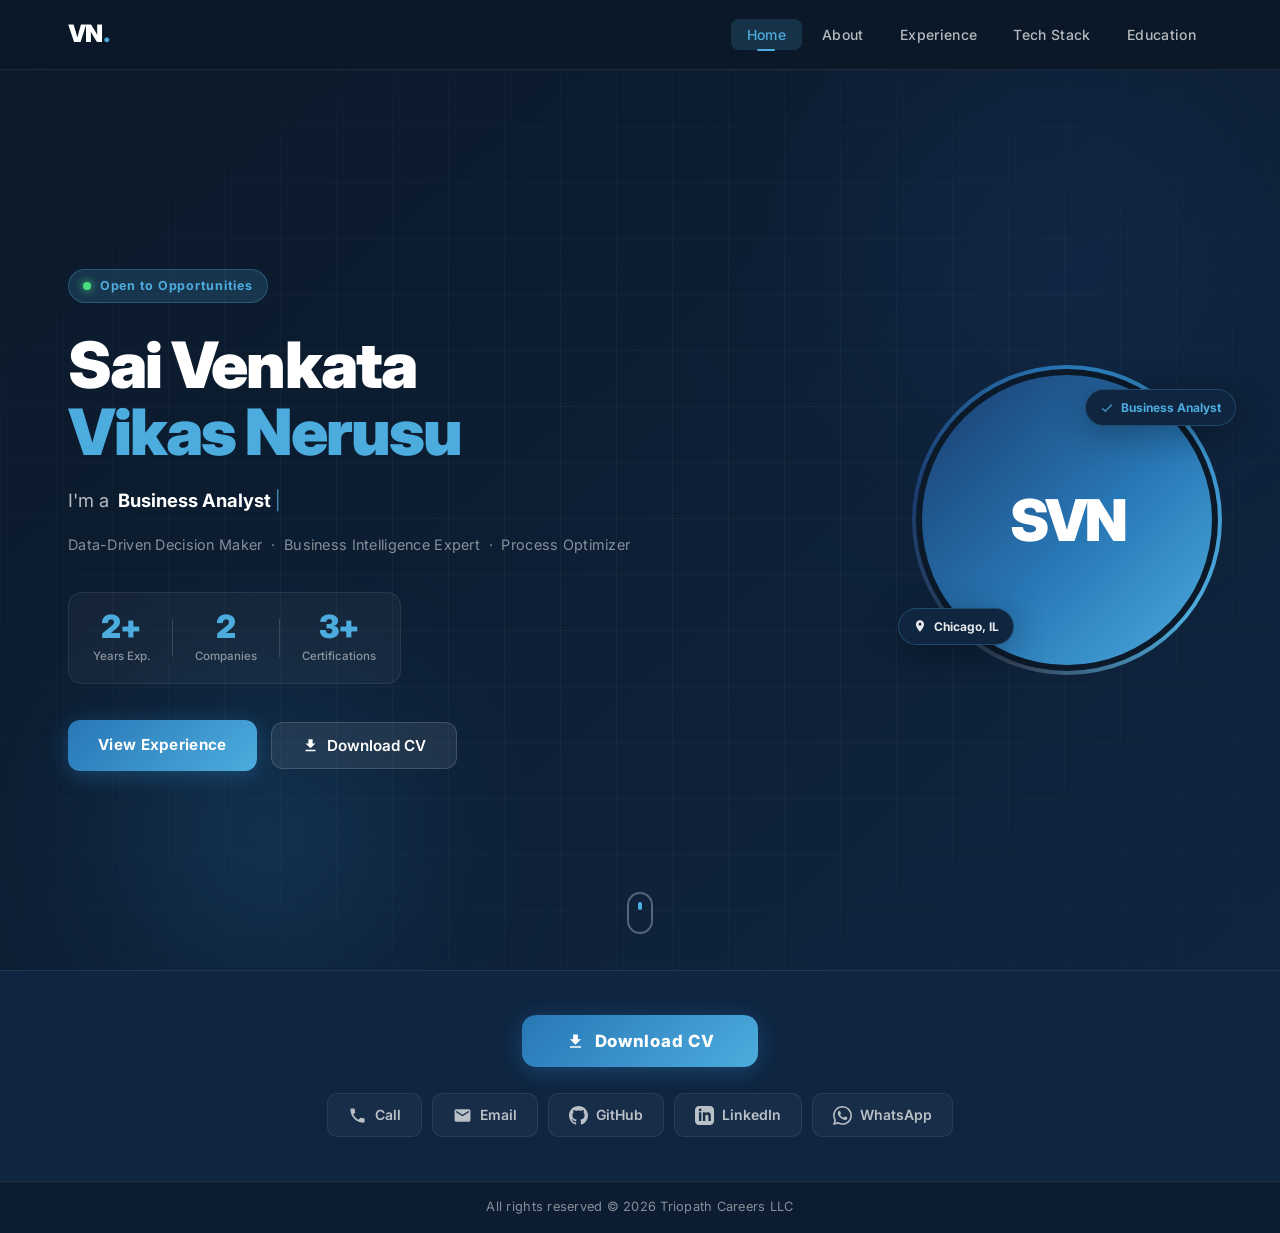
<file: index.html>
<!DOCTYPE html>
<html lang="en">
<head>
  <meta charset="UTF-8" />
  <meta name="viewport" content="width=device-width, initial-scale=1.0" />
  <title>Sai Venkata Vikas Nerusu | Business Analyst</title>
  <meta name="description" content="Portfolio of Sai Venkata Vikas Nerusu – Business Analyst with 2+ years of experience." />
  <link rel="preconnect" href="https://fonts.googleapis.com" />
  <link rel="preconnect" href="https://fonts.gstatic.com" crossorigin />
  <link href="https://fonts.googleapis.com/css2?family=Inter:wght@300;400;500;600;700;800;900&family=Source+Sans+3:wght@300;400;500;600;700&display=swap" rel="stylesheet" />
  <link rel="stylesheet" href="css/styles.css" />
</head>
<body>

  <!-- NAVBAR -->
  <nav class="navbar" id="navbar" role="navigation" aria-label="Main navigation">
    <div class="nav-container">
      <a class="nav-logo" href="index.html" aria-label="Home"><span class="logo-text">VN</span><span class="logo-dot">.</span></a>
      <ul class="nav-menu" id="navMenu" role="menubar">
        <li role="none"><a class="nav-link active" href="index.html"       role="menuitem">Home</a></li>
        <li role="none"><a class="nav-link"        href="about.html"       role="menuitem">About</a></li>
        <li role="none"><a class="nav-link"        href="experience.html"  role="menuitem">Experience</a></li>
        <li role="none"><a class="nav-link"        href="techstack.html"   role="menuitem">Tech Stack</a></li>
        <li role="none"><a class="nav-link"        href="education.html"   role="menuitem">Education</a></li>
      </ul>
      <button class="hamburger" id="hamburger" aria-label="Toggle navigation menu" aria-expanded="false">
        <span></span><span></span><span></span>
      </button>
    </div>
  </nav>

  <!-- HOME PAGE -->
  <main class="pages-wrapper">
    <section class="page" id="page-home" aria-label="Home">

      <div class="hero-bg" aria-hidden="true">
        <div class="hero-orb orb-1"></div>
        <div class="hero-orb orb-2"></div>
        <div class="hero-grid"></div>
      </div>

      <div class="hero-content">

        <div class="hero-left">
          <div class="hero-badge"><span class="badge-dot"></span>Open to Opportunities</div>

          <h1 class="hero-name">Sai Venkata<br /><span class="name-accent">Vikas Nerusu</span></h1>

          <div class="hero-role" aria-live="polite">
            <span class="role-prefix">I'm a&nbsp;</span>
            <span class="role-typed" id="typingText">Business Analyst</span>
            <span class="cursor" aria-hidden="true">|</span>
          </div>

          <p class="hero-headline">Data-Driven Decision Maker &nbsp;·&nbsp; Business Intelligence Expert &nbsp;·&nbsp; Process Optimizer</p>

          <div class="hero-stats" aria-label="Career highlights">
            <div class="stat"><span class="stat-num">2+</span><span class="stat-lbl">Years Exp.</span></div>
            <div class="stat-sep" aria-hidden="true"></div>
            <div class="stat"><span class="stat-num">2</span><span class="stat-lbl">Companies</span></div>
            <div class="stat-sep" aria-hidden="true"></div>
            <div class="stat"><span class="stat-num">3+</span><span class="stat-lbl">Certifications</span></div>
          </div>

          <div class="hero-cta">
            <a class="btn-primary" href="experience.html">View Experience</a>
            <button class="btn-outline" onclick="downloadCV()">
              <svg width="17" height="17" viewBox="0 0 24 24" fill="currentColor" aria-hidden="true"><path d="M19 9h-4V3H9v6H5l7 7 7-7zM5 18v2h14v-2H5z"/></svg>
              Download CV
            </button>
          </div>
        </div>

        <div class="hero-right" aria-hidden="true">
          <div class="profile-wrap">
            <div class="profile-ring-outer"></div>
            <div class="profile-ring-inner"></div>
            <div class="profile-avatar"><span class="avatar-text">SVN</span></div>
            <div class="float-chip chip-top">
              <svg width="14" height="14" viewBox="0 0 24 24" fill="currentColor"><path d="M9 16.17L4.83 12l-1.42 1.41L9 19 21 7l-1.41-1.41z"/></svg>
              Business Analyst
            </div>
            <div class="float-chip chip-bottom">
              <svg width="14" height="14" viewBox="0 0 24 24" fill="currentColor"><path d="M12 2C8.13 2 5 5.13 5 9c0 5.25 7 13 7 13s7-7.75 7-13c0-3.87-3.13-7-7-7zm0 9.5c-1.38 0-2.5-1.12-2.5-2.5s1.12-2.5 2.5-2.5 2.5 1.12 2.5 2.5-1.12 2.5-2.5 2.5z"/></svg>
              Chicago, IL
            </div>
          </div>
        </div>

      </div>

      <div class="scroll-hint" aria-hidden="true">
        <div class="scroll-mouse"><div class="scroll-wheel"></div></div>
      </div>

    </section>
  </main>

  <!-- FOOTER -->
  <footer class="footer" role="contentinfo">
    <div class="footer-inner">
      <div class="footer-download">
        <button class="btn-download" onclick="downloadCV()" aria-label="Download Vikas Nerusu CV">
          <svg width="19" height="19" viewBox="0 0 24 24" fill="currentColor" aria-hidden="true"><path d="M19 9h-4V3H9v6H5l7 7 7-7zM5 18v2h14v-2H5z"/></svg>
          Download CV
        </button>
      </div>
      <div class="footer-contacts" role="list" aria-label="Contact options">
        <a class="fc-btn" href="tel:+13319981812" role="listitem" aria-label="Call Vikas">
          <svg width="19" height="19" viewBox="0 0 24 24" fill="currentColor"><path d="M6.62 10.79c1.44 2.83 3.76 5.14 6.59 6.59l2.2-2.2c.27-.27.67-.36 1.02-.24 1.12.37 2.33.57 3.57.57.55 0 1 .45 1 1V20c0 .55-.45 1-1 1-9.39 0-17-7.61-17-17 0-.55.45-1 1-1h3.5c.55 0 1 .45 1 1 0 1.25.2 2.45.57 3.57.11.35.03.74-.25 1.02l-2.2 2.2z"/></svg>
          <span>Call</span>
        </a>
        <a class="fc-btn" href="mailto:saivenkatavikasnerusu@gmail.com" role="listitem" aria-label="Email Vikas">
          <svg width="19" height="19" viewBox="0 0 24 24" fill="currentColor"><path d="M20 4H4c-1.1 0-2 .9-2 2v12c0 1.1.9 2 2 2h16c1.1 0 2-.9 2-2V6c0-1.1-.9-2-2-2zm0 4l-8 5-8-5V6l8 5 8-5v2z"/></svg>
          <span>Email</span>
        </a>
        <a class="fc-btn" href="https://github.com/" target="_blank" rel="noopener noreferrer" role="listitem" aria-label="GitHub profile">
          <svg width="19" height="19" viewBox="0 0 24 24" fill="currentColor"><path d="M12 0c-6.626 0-12 5.373-12 12 0 5.302 3.438 9.8 8.207 11.387.599.111.793-.261.793-.577v-2.234c-3.338.726-4.033-1.416-4.033-1.416-.546-1.387-1.333-1.756-1.333-1.756-1.089-.745.083-.729.083-.729 1.205.084 1.839 1.237 1.839 1.237 1.07 1.834 2.807 1.304 3.492.997.107-.775.418-1.305.762-1.604-2.665-.305-5.467-1.334-5.467-5.931 0-1.311.469-2.381 1.236-3.221-.124-.303-.535-1.524.117-3.176 0 0 1.008-.322 3.301 1.23.957-.266 1.983-.399 3.003-.404 1.02.005 2.047.138 3.006.404 2.291-1.552 3.297-1.23 3.297-1.23.653 1.653.242 2.874.118 3.176.77.84 1.235 1.911 1.235 3.221 0 4.609-2.807 5.624-5.479 5.921.43.372.823 1.102.823 2.222v3.293c0 .319.192.694.801.576 4.765-1.589 8.199-6.086 8.199-11.386 0-6.627-5.373-12-12-12z"/></svg>
          <span>GitHub</span>
        </a>
        <a class="fc-btn" href="https://linkedin.com/in/" target="_blank" rel="noopener noreferrer" role="listitem" aria-label="LinkedIn profile">
          <svg width="19" height="19" viewBox="0 0 24 24" fill="currentColor"><path d="M19 0h-14c-2.761 0-5 2.239-5 5v14c0 2.761 2.239 5 5 5h14c2.762 0 5-2.239 5-5v-14c0-2.761-2.238-5-5-5zm-11 19h-3v-11h3v11zm-1.5-12.268c-.966 0-1.75-.79-1.75-1.764s.784-1.764 1.75-1.764 1.75.79 1.75 1.764-.783 1.764-1.75 1.764zm13.5 12.268h-3v-5.604c0-3.368-4-3.113-4 0v5.604h-3v-11h3v1.765c1.396-2.586 7-2.777 7 2.476v6.759z"/></svg>
          <span>LinkedIn</span>
        </a>
        <a class="fc-btn whatsapp" href="#" target="_blank" rel="noopener noreferrer" role="listitem" aria-label="WhatsApp Vikas">
          <svg width="19" height="19" viewBox="0 0 24 24" fill="currentColor"><path d="M17.472 14.382c-.297-.149-1.758-.867-2.03-.967-.273-.099-.471-.148-.67.15-.197.297-.767.966-.94 1.164-.173.199-.347.223-.644.075-.297-.15-1.255-.463-2.39-1.475-.883-.788-1.48-1.761-1.653-2.059-.173-.297-.018-.458.13-.606.134-.133.298-.347.446-.52.149-.174.198-.298.298-.497.099-.198.05-.371-.025-.52-.075-.149-.669-1.612-.916-2.207-.242-.579-.487-.5-.669-.51-.173-.008-.371-.01-.57-.01-.198 0-.52.074-.792.372-.272.297-1.04 1.016-1.04 2.479 0 1.462 1.065 2.875 1.213 3.074.149.198 2.096 3.2 5.077 4.487.709.306 1.262.489 1.694.625.712.227 1.36.195 1.871.118.571-.085 1.758-.719 2.006-1.413.248-.694.248-1.289.173-1.413-.074-.124-.272-.198-.57-.347m-5.421 7.403h-.004a9.87 9.87 0 01-5.031-1.378l-.361-.214-3.741.982.998-3.648-.235-.374a9.86 9.86 0 01-1.51-5.26c.001-5.45 4.436-9.884 9.888-9.884 2.64 0 5.122 1.03 6.988 2.898a9.825 9.825 0 012.893 6.994c-.003 5.45-4.437 9.884-9.885 9.884m8.413-18.297A11.815 11.815 0 0012.05 0C5.495 0 .16 5.335.157 11.892c0 2.096.547 4.142 1.588 5.945L.057 24l6.305-1.654a11.882 11.882 0 005.683 1.448h.005c6.554 0 11.89-5.335 11.893-11.893a11.821 11.821 0 00-3.48-8.413Z"/></svg>
          <span>WhatsApp</span>
        </a>
      </div>
    </div>
    <div class="footer-copy">
      <p id="copyrightText">All rights reserved &copy; Triopath Careers LLC</p>
    </div>
  </footer>

  <script src="js/main.js"></script>
</body>
</html>
</file>
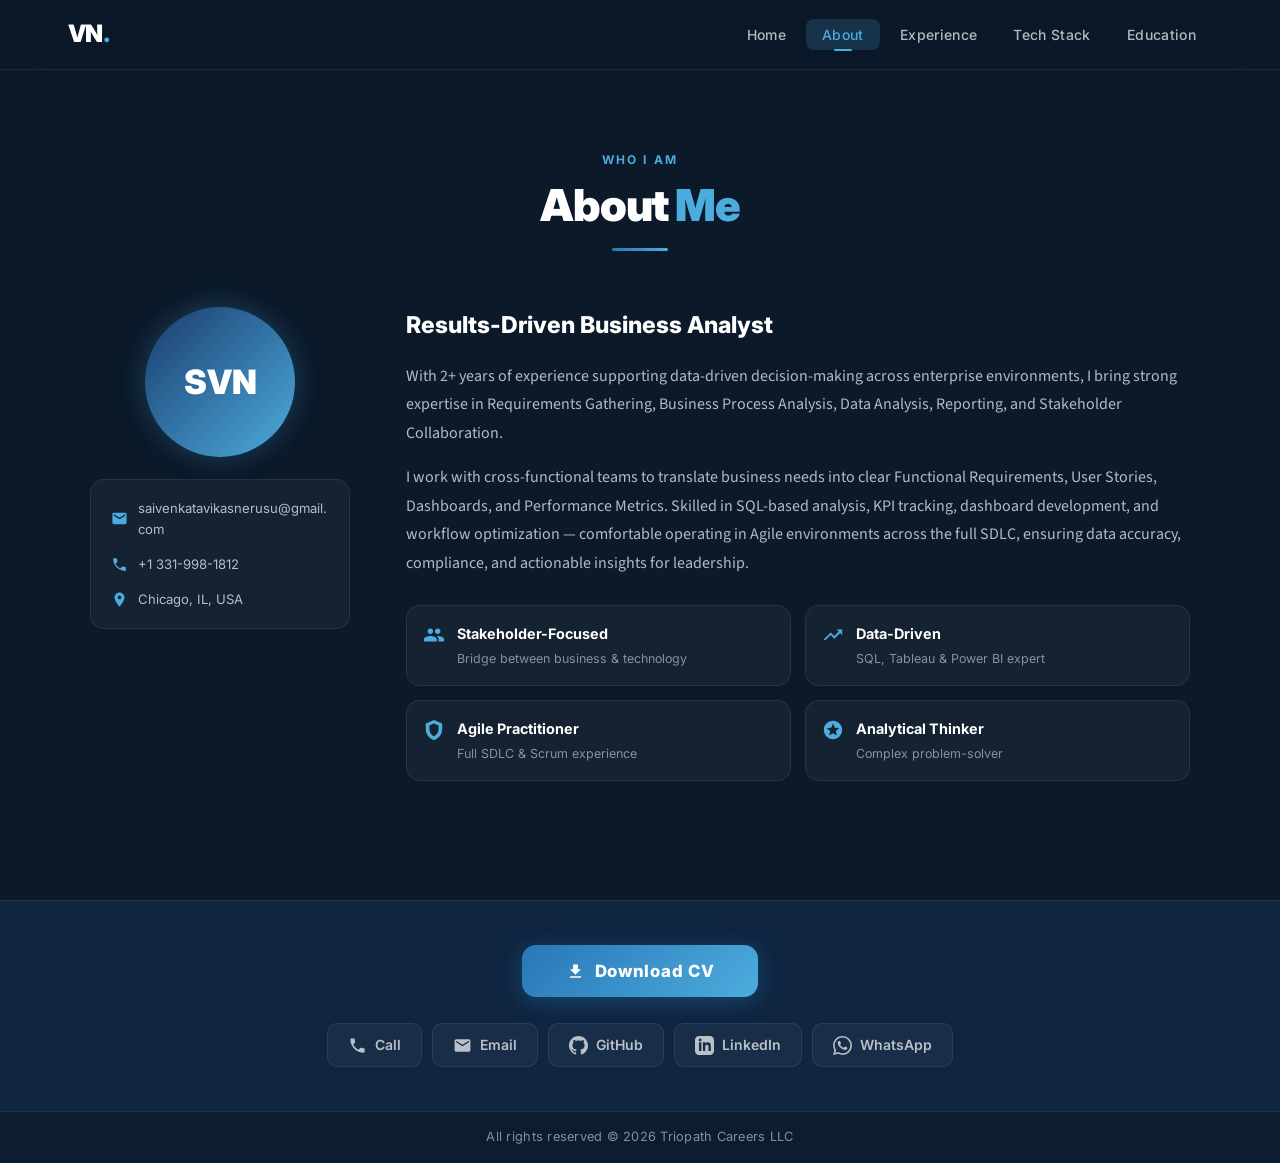
<file: about.html>
<!DOCTYPE html>
<html lang="en">
<head>
  <meta charset="UTF-8" />
  <meta name="viewport" content="width=device-width, initial-scale=1.0" />
  <title>About | Sai Venkata Vikas Nerusu</title>
  <link rel="preconnect" href="https://fonts.googleapis.com" />
  <link rel="preconnect" href="https://fonts.gstatic.com" crossorigin />
  <link href="https://fonts.googleapis.com/css2?family=Inter:wght@300;400;500;600;700;800;900&family=Source+Sans+3:wght@300;400;500;600;700&display=swap" rel="stylesheet" />
  <link rel="stylesheet" href="css/styles.css" />
</head>
<body>

  <!-- NAVBAR -->
  <nav class="navbar" id="navbar" role="navigation" aria-label="Main navigation">
    <div class="nav-container">
      <a class="nav-logo" href="index.html" aria-label="Home"><span class="logo-text">VN</span><span class="logo-dot">.</span></a>
      <ul class="nav-menu" id="navMenu" role="menubar">
        <li role="none"><a class="nav-link"        href="index.html"       role="menuitem">Home</a></li>
        <li role="none"><a class="nav-link active" href="about.html"       role="menuitem">About</a></li>
        <li role="none"><a class="nav-link"        href="experience.html"  role="menuitem">Experience</a></li>
        <li role="none"><a class="nav-link"        href="techstack.html"   role="menuitem">Tech Stack</a></li>
        <li role="none"><a class="nav-link"        href="education.html"   role="menuitem">Education</a></li>
      </ul>
      <button class="hamburger" id="hamburger" aria-label="Toggle navigation menu" aria-expanded="false">
        <span></span><span></span><span></span>
      </button>
    </div>
  </nav>

  <!-- ABOUT PAGE -->
  <main class="pages-wrapper">
    <section class="page" id="page-about" aria-label="About">

      <div class="page-header">
        <span class="section-label">Who I Am</span>
        <h2 class="section-title">About <span class="accent">Me</span></h2>
        <div class="section-rule"></div>
      </div>

      <div class="about-layout">

        <!-- Sidebar -->
        <aside class="about-sidebar">
          <div class="about-avatar">SVN</div>
          <div class="info-card">
            <div class="info-row">
              <span class="info-icon">
                <svg width="17" height="17" viewBox="0 0 24 24" fill="currentColor"><path d="M20 4H4c-1.1 0-2 .9-2 2v12c0 1.1.9 2 2 2h16c1.1 0 2-.9 2-2V6c0-1.1-.9-2-2-2zm0 4l-8 5-8-5V6l8 5 8-5v2z"/></svg>
              </span>
              <a href="mailto:saivenkatavikasnerusu@gmail.com" class="info-link">saivenkatavikasnerusu@gmail.com</a>
            </div>
            <div class="info-row">
              <span class="info-icon">
                <svg width="17" height="17" viewBox="0 0 24 24" fill="currentColor"><path d="M6.62 10.79c1.44 2.83 3.76 5.14 6.59 6.59l2.2-2.2c.27-.27.67-.36 1.02-.24 1.12.37 2.33.57 3.57.57.55 0 1 .45 1 1V20c0 .55-.45 1-1 1-9.39 0-17-7.61-17-17 0-.55.45-1 1-1h3.5c.55 0 1 .45 1 1 0 1.25.2 2.45.57 3.57.11.35.03.74-.25 1.02l-2.2 2.2z"/></svg>
              </span>
              <a href="tel:+13319981812" class="info-link">+1 331-998-1812</a>
            </div>
            <div class="info-row">
              <span class="info-icon">
                <svg width="17" height="17" viewBox="0 0 24 24" fill="currentColor"><path d="M12 2C8.13 2 5 5.13 5 9c0 5.25 7 13 7 13s7-7.75 7-13c0-3.87-3.13-7-7-7zm0 9.5c-1.38 0-2.5-1.12-2.5-2.5s1.12-2.5 2.5-2.5 2.5 1.12 2.5 2.5-1.12 2.5-2.5 2.5z"/></svg>
              </span>
              <span>Chicago, IL, USA</span>
            </div>
          </div>
        </aside>

        <!-- Main content -->
        <div class="about-body">
          <h3 class="about-subtitle">Results-Driven Business Analyst</h3>
          <p class="about-para">
            With 2+ years of experience supporting data-driven decision-making across enterprise environments,
            I bring strong expertise in Requirements Gathering, Business Process Analysis, Data Analysis,
            Reporting, and Stakeholder Collaboration.
          </p>
          <p class="about-para">
            I work with cross-functional teams to translate business needs into clear Functional Requirements,
            User Stories, Dashboards, and Performance Metrics. Skilled in SQL-based analysis, KPI tracking,
            dashboard development, and workflow optimization — comfortable operating in Agile environments
            across the full SDLC, ensuring data accuracy, compliance, and actionable insights for leadership.
          </p>

          <div class="highlight-grid">
            <div class="hl-card">
              <div class="hl-icon">
                <svg width="22" height="22" viewBox="0 0 24 24" fill="currentColor"><path d="M16 11c1.66 0 2.99-1.34 2.99-3S17.66 5 16 5c-1.66 0-3 1.34-3 3s1.34 3 3 3zm-8 0c1.66 0 2.99-1.34 2.99-3S9.66 5 8 5C6.34 5 5 6.34 5 8s1.34 3 3 3zm0 2c-2.33 0-7 1.17-7 3.5V19h14v-2.5c0-2.33-4.67-3.5-7-3.5zm8 0c-.29 0-.62.02-.97.05 1.16.84 1.97 1.97 1.97 3.45V19h6v-2.5c0-2.33-4.67-3.5-7-3.5z"/></svg>
              </div>
              <div><h4>Stakeholder-Focused</h4><p>Bridge between business &amp; technology</p></div>
            </div>
            <div class="hl-card">
              <div class="hl-icon">
                <svg width="22" height="22" viewBox="0 0 24 24" fill="currentColor"><path d="M16 6l2.29 2.29-4.88 4.88-4-4L2 16.59 3.41 18l6-6 4 4 6.3-6.29L22 12V6z"/></svg>
              </div>
              <div><h4>Data-Driven</h4><p>SQL, Tableau &amp; Power BI expert</p></div>
            </div>
            <div class="hl-card">
              <div class="hl-icon">
                <svg width="22" height="22" viewBox="0 0 24 24" fill="currentColor"><path d="M12 1L3 5v6c0 5.55 3.84 10.74 9 12 5.16-1.26 9-6.45 9-12V5l-9-4zm0 4l5 2.18V11c0 3.5-2.33 6.79-5 7.93-2.67-1.14-5-4.43-5-7.93V7.18L12 5z"/></svg>
              </div>
              <div><h4>Agile Practitioner</h4><p>Full SDLC &amp; Scrum experience</p></div>
            </div>
            <div class="hl-card">
              <div class="hl-icon">
                <svg width="22" height="22" viewBox="0 0 24 24" fill="currentColor"><path d="M11.99 2C6.47 2 2 6.48 2 12s4.47 10 9.99 10C17.52 22 22 17.52 22 12S17.52 2 11.99 2zm4.24 16L12 15.45 7.77 18l1.12-4.81-3.73-3.23 4.92-.42L12 5l1.92 4.53 4.92.42-3.73 3.23L16.23 18z"/></svg>
              </div>
              <div><h4>Analytical Thinker</h4><p>Complex problem-solver</p></div>
            </div>
          </div>
        </div>

      </div>
    </section>
  </main>

  <!-- FOOTER -->
  <footer class="footer" role="contentinfo">
    <div class="footer-inner">
      <div class="footer-download">
        <button class="btn-download" onclick="downloadCV()" aria-label="Download Vikas Nerusu CV">
          <svg width="19" height="19" viewBox="0 0 24 24" fill="currentColor" aria-hidden="true"><path d="M19 9h-4V3H9v6H5l7 7 7-7zM5 18v2h14v-2H5z"/></svg>
          Download CV
        </button>
      </div>
      <div class="footer-contacts" role="list" aria-label="Contact options">
        <a class="fc-btn" href="tel:+13319981812" role="listitem"><svg width="19" height="19" viewBox="0 0 24 24" fill="currentColor"><path d="M6.62 10.79c1.44 2.83 3.76 5.14 6.59 6.59l2.2-2.2c.27-.27.67-.36 1.02-.24 1.12.37 2.33.57 3.57.57.55 0 1 .45 1 1V20c0 .55-.45 1-1 1-9.39 0-17-7.61-17-17 0-.55.45-1 1-1h3.5c.55 0 1 .45 1 1 0 1.25.2 2.45.57 3.57.11.35.03.74-.25 1.02l-2.2 2.2z"/></svg><span>Call</span></a>
        <a class="fc-btn" href="mailto:saivenkatavikasnerusu@gmail.com" role="listitem"><svg width="19" height="19" viewBox="0 0 24 24" fill="currentColor"><path d="M20 4H4c-1.1 0-2 .9-2 2v12c0 1.1.9 2 2 2h16c1.1 0 2-.9 2-2V6c0-1.1-.9-2-2-2zm0 4l-8 5-8-5V6l8 5 8-5v2z"/></svg><span>Email</span></a>
        <a class="fc-btn" href="https://github.com/" target="_blank" rel="noopener noreferrer" role="listitem"><svg width="19" height="19" viewBox="0 0 24 24" fill="currentColor"><path d="M12 0c-6.626 0-12 5.373-12 12 0 5.302 3.438 9.8 8.207 11.387.599.111.793-.261.793-.577v-2.234c-3.338.726-4.033-1.416-4.033-1.416-.546-1.387-1.333-1.756-1.333-1.756-1.089-.745.083-.729.083-.729 1.205.084 1.839 1.237 1.839 1.237 1.07 1.834 2.807 1.304 3.492.997.107-.775.418-1.305.762-1.604-2.665-.305-5.467-1.334-5.467-5.931 0-1.311.469-2.381 1.236-3.221-.124-.303-.535-1.524.117-3.176 0 0 1.008-.322 3.301 1.23.957-.266 1.983-.399 3.003-.404 1.02.005 2.047.138 3.006.404 2.291-1.552 3.297-1.23 3.297-1.23.653 1.653.242 2.874.118 3.176.77.84 1.235 1.911 1.235 3.221 0 4.609-2.807 5.624-5.479 5.921.43.372.823 1.102.823 2.222v3.293c0 .319.192.694.801.576 4.765-1.589 8.199-6.086 8.199-11.386 0-6.627-5.373-12-12-12z"/></svg><span>GitHub</span></a>
        <a class="fc-btn" href="https://linkedin.com/in/" target="_blank" rel="noopener noreferrer" role="listitem"><svg width="19" height="19" viewBox="0 0 24 24" fill="currentColor"><path d="M19 0h-14c-2.761 0-5 2.239-5 5v14c0 2.761 2.239 5 5 5h14c2.762 0 5-2.239 5-5v-14c0-2.761-2.238-5-5-5zm-11 19h-3v-11h3v11zm-1.5-12.268c-.966 0-1.75-.79-1.75-1.764s.784-1.764 1.75-1.764 1.75.79 1.75 1.764-.783 1.764-1.75 1.764zm13.5 12.268h-3v-5.604c0-3.368-4-3.113-4 0v5.604h-3v-11h3v1.765c1.396-2.586 7-2.777 7 2.476v6.759z"/></svg><span>LinkedIn</span></a>
        <a class="fc-btn whatsapp" href="#" target="_blank" rel="noopener noreferrer" role="listitem"><svg width="19" height="19" viewBox="0 0 24 24" fill="currentColor"><path d="M17.472 14.382c-.297-.149-1.758-.867-2.03-.967-.273-.099-.471-.148-.67.15-.197.297-.767.966-.94 1.164-.173.199-.347.223-.644.075-.297-.15-1.255-.463-2.39-1.475-.883-.788-1.48-1.761-1.653-2.059-.173-.297-.018-.458.13-.606.134-.133.298-.347.446-.52.149-.174.198-.298.298-.497.099-.198.05-.371-.025-.52-.075-.149-.669-1.612-.916-2.207-.242-.579-.487-.5-.669-.51-.173-.008-.371-.01-.57-.01-.198 0-.52.074-.792.372-.272.297-1.04 1.016-1.04 2.479 0 1.462 1.065 2.875 1.213 3.074.149.198 2.096 3.2 5.077 4.487.709.306 1.262.489 1.694.625.712.227 1.36.195 1.871.118.571-.085 1.758-.719 2.006-1.413.248-.694.248-1.289.173-1.413-.074-.124-.272-.198-.57-.347m-5.421 7.403h-.004a9.87 9.87 0 01-5.031-1.378l-.361-.214-3.741.982.998-3.648-.235-.374a9.86 9.86 0 01-1.51-5.26c.001-5.45 4.436-9.884 9.888-9.884 2.64 0 5.122 1.03 6.988 2.898a9.825 9.825 0 012.893 6.994c-.003 5.45-4.437 9.884-9.885 9.884m8.413-18.297A11.815 11.815 0 0012.05 0C5.495 0 .16 5.335.157 11.892c0 2.096.547 4.142 1.588 5.945L.057 24l6.305-1.654a11.882 11.882 0 005.683 1.448h.005c6.554 0 11.89-5.335 11.893-11.893a11.821 11.821 0 00-3.48-8.413Z"/></svg><span>WhatsApp</span></a>
      </div>
    </div>
    <div class="footer-copy"><p id="copyrightText">All rights reserved &copy; Triopath Careers LLC</p></div>
  </footer>

  <script src="js/main.js"></script>
</body>
</html>
</file>
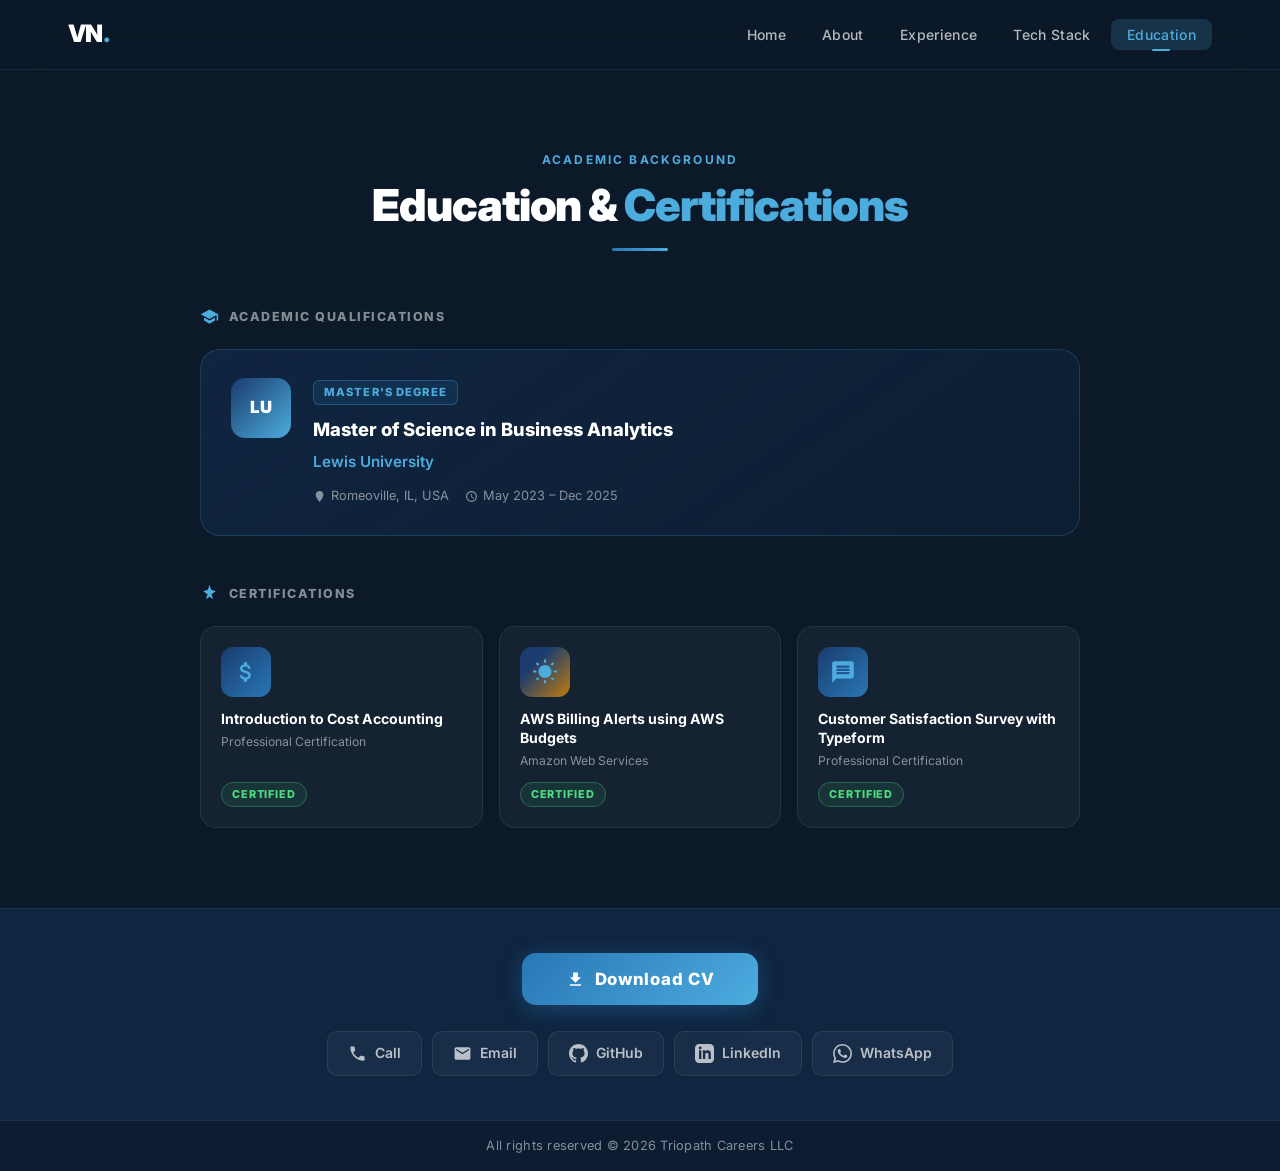
<file: education.html>
<!DOCTYPE html>
<html lang="en">
<head>
  <meta charset="UTF-8" />
  <meta name="viewport" content="width=device-width, initial-scale=1.0" />
  <title>Education | Sai Venkata Vikas Nerusu</title>
  <link rel="preconnect" href="https://fonts.googleapis.com" />
  <link rel="preconnect" href="https://fonts.gstatic.com" crossorigin />
  <link href="https://fonts.googleapis.com/css2?family=Inter:wght@300;400;500;600;700;800;900&family=Source+Sans+3:wght@300;400;500;600;700&display=swap" rel="stylesheet" />
  <link rel="stylesheet" href="css/styles.css" />
</head>
<body>

  <!-- NAVBAR -->
  <nav class="navbar" id="navbar" role="navigation" aria-label="Main navigation">
    <div class="nav-container">
      <a class="nav-logo" href="index.html" aria-label="Home"><span class="logo-text">VN</span><span class="logo-dot">.</span></a>
      <ul class="nav-menu" id="navMenu" role="menubar">
        <li role="none"><a class="nav-link"        href="index.html"       role="menuitem">Home</a></li>
        <li role="none"><a class="nav-link"        href="about.html"       role="menuitem">About</a></li>
        <li role="none"><a class="nav-link"        href="experience.html"  role="menuitem">Experience</a></li>
        <li role="none"><a class="nav-link"        href="techstack.html"   role="menuitem">Tech Stack</a></li>
        <li role="none"><a class="nav-link active" href="education.html"   role="menuitem">Education</a></li>
      </ul>
      <button class="hamburger" id="hamburger" aria-label="Toggle navigation menu" aria-expanded="false">
        <span></span><span></span><span></span>
      </button>
    </div>
  </nav>

  <!-- EDUCATION PAGE -->
  <main class="pages-wrapper">
    <section class="page" id="page-education" aria-label="Education">

      <div class="page-header">
        <span class="section-label">Academic Background</span>
        <h2 class="section-title">Education &amp; <span class="accent">Certifications</span></h2>
        <div class="section-rule"></div>
      </div>

      <div class="edu-wrap">

        <!-- Academic Qualifications -->
        <div class="edu-block">
          <h3 class="edu-block-title">
            <svg width="19" height="19" viewBox="0 0 24 24" fill="currentColor"><path d="M5 13.18v4L12 21l7-3.82v-4L12 17l-7-3.82zM12 3L1 9l11 6 9-4.91V17h2V9L12 3z"/></svg>
            Academic Qualifications
          </h3>

          <article class="edu-card featured" aria-label="Master of Science in Business Analytics at Lewis University">
            <div class="edu-logo" aria-hidden="true">LU</div>
            <div class="edu-details">
              <span class="edu-badge">Master's Degree</span>
              <h3 class="edu-degree">Master of Science in Business Analytics</h3>
              <p class="edu-institute">Lewis University</p>
              <div class="edu-meta">
                <span class="edu-meta-chip">
                  <svg width="13" height="13" viewBox="0 0 24 24" fill="currentColor"><path d="M12 2C8.13 2 5 5.13 5 9c0 5.25 7 13 7 13s7-7.75 7-13c0-3.87-3.13-7-7-7z"/></svg>
                  Romeoville, IL, USA
                </span>
                <span class="edu-meta-chip">
                  <svg width="13" height="13" viewBox="0 0 24 24" fill="currentColor"><path d="M11.99 2C6.47 2 2 6.48 2 12s4.47 10 9.99 10C17.52 22 22 17.52 22 12S17.52 2 11.99 2zM12 20c-4.42 0-8-3.58-8-8s3.58-8 8-8 8 3.58 8 8-3.58 8-8 8zm.5-13H11v6l5.25 3.15.75-1.23-4.5-2.67V7z"/></svg>
                  May 2023 – Dec 2025
                </span>
                <!-- IN PROGRESS tag removed as requested -->
              </div>
            </div>
          </article>
        </div>

        <!-- Certifications -->
        <div class="edu-block">
          <h3 class="edu-block-title">
            <svg width="19" height="19" viewBox="0 0 24 24" fill="currentColor"><path d="M12 1l2.09 6.26L20 9l-5.46 4 2.09 6.26L12 16l-4.63 3.26L9.46 13 4 9l5.91-1.74z"/></svg>
            Certifications
          </h3>

          <div class="cert-grid" role="list">

            <article class="cert-card" role="listitem">
              <div class="cert-icon">
                <svg width="26" height="26" viewBox="0 0 24 24" fill="currentColor"><path d="M11.8 10.9c-2.27-.59-3-1.2-3-2.15 0-1.09 1.01-1.85 2.7-1.85 1.78 0 2.44.85 2.5 2.1h2.21c-.07-1.72-1.12-3.3-3.21-3.81V3h-3v2.16c-1.94.42-3.5 1.68-3.5 3.61 0 2.31 1.91 3.46 4.7 4.13 2.5.6 3 1.48 3 2.41 0 .69-.49 1.79-2.7 1.79-2.06 0-2.87-.92-2.98-2.1h-2.2c.12 2.19 1.76 3.42 3.68 3.83V21h3v-2.15c1.95-.37 3.5-1.5 3.5-3.55 0-2.84-2.43-3.81-4.7-4.4z"/></svg>
              </div>
              <div class="cert-body">
                <h4>Introduction to Cost Accounting</h4>
                <p>Professional Certification</p>
              </div>
              <span class="cert-badge">Certified</span>
            </article>

            <article class="cert-card" role="listitem">
              <div class="cert-icon aws">
                <svg width="26" height="26" viewBox="0 0 24 24" fill="currentColor"><path d="M6.76 4.84l-1.8-1.79-1.41 1.41 1.79 1.79 1.42-1.41zM4 10.5H1v2h3v-2zm9-9.95h-2V3.5h2V.55zm7.45 3.91l-1.41-1.41-1.79 1.79 1.41 1.41 1.79-1.79zm-3.21 13.7l1.79 1.8 1.41-1.41-1.8-1.79-1.4 1.4zM20 10.5v2h3v-2h-3zm-8-5c-3.31 0-6 2.69-6 6s2.69 6 6 6 6-2.69 6-6-2.69-6-6-6zm-1 16.95h2V19.5h-2v2.95zm-7.45-3.91l1.41 1.41 1.79-1.8-1.41-1.41-1.79 1.8z"/></svg>
              </div>
              <div class="cert-body">
                <h4>AWS Billing Alerts using AWS Budgets</h4>
                <p>Amazon Web Services</p>
              </div>
              <span class="cert-badge">Certified</span>
            </article>

            <article class="cert-card" role="listitem">
              <div class="cert-icon">
                <svg width="26" height="26" viewBox="0 0 24 24" fill="currentColor"><path d="M20 2H4c-1.1 0-2 .9-2 2v18l4-4h14c1.1 0 2-.9 2-2V4c0-1.1-.9-2-2-2zm-2 12H6v-2h12v2zm0-3H6V9h12v2zm0-3H6V6h12v2z"/></svg>
              </div>
              <div class="cert-body">
                <h4>Customer Satisfaction Survey with Typeform</h4>
                <p>Professional Certification</p>
              </div>
              <span class="cert-badge">Certified</span>
            </article>

          </div>
        </div>

      </div>
    </section>
  </main>

  <!-- FOOTER -->
  <footer class="footer" role="contentinfo">
    <div class="footer-inner">
      <div class="footer-download">
        <button class="btn-download" onclick="downloadCV()">
          <svg width="19" height="19" viewBox="0 0 24 24" fill="currentColor"><path d="M19 9h-4V3H9v6H5l7 7 7-7zM5 18v2h14v-2H5z"/></svg>
          Download CV
        </button>
      </div>
      <div class="footer-contacts" role="list">
        <a class="fc-btn" href="tel:+13319981812" role="listitem"><svg width="19" height="19" viewBox="0 0 24 24" fill="currentColor"><path d="M6.62 10.79c1.44 2.83 3.76 5.14 6.59 6.59l2.2-2.2c.27-.27.67-.36 1.02-.24 1.12.37 2.33.57 3.57.57.55 0 1 .45 1 1V20c0 .55-.45 1-1 1-9.39 0-17-7.61-17-17 0-.55.45-1 1-1h3.5c.55 0 1 .45 1 1 0 1.25.2 2.45.57 3.57.11.35.03.74-.25 1.02l-2.2 2.2z"/></svg><span>Call</span></a>
        <a class="fc-btn" href="mailto:saivenkatavikasnerusu@gmail.com" role="listitem"><svg width="19" height="19" viewBox="0 0 24 24" fill="currentColor"><path d="M20 4H4c-1.1 0-2 .9-2 2v12c0 1.1.9 2 2 2h16c1.1 0 2-.9 2-2V6c0-1.1-.9-2-2-2zm0 4l-8 5-8-5V6l8 5 8-5v2z"/></svg><span>Email</span></a>
        <a class="fc-btn" href="https://github.com/" target="_blank" rel="noopener noreferrer" role="listitem"><svg width="19" height="19" viewBox="0 0 24 24" fill="currentColor"><path d="M12 0c-6.626 0-12 5.373-12 12 0 5.302 3.438 9.8 8.207 11.387.599.111.793-.261.793-.577v-2.234c-3.338.726-4.033-1.416-4.033-1.416-.546-1.387-1.333-1.756-1.333-1.756-1.089-.745.083-.729.083-.729 1.205.084 1.839 1.237 1.839 1.237 1.07 1.834 2.807 1.304 3.492.997.107-.775.418-1.305.762-1.604-2.665-.305-5.467-1.334-5.467-5.931 0-1.311.469-2.381 1.236-3.221-.124-.303-.535-1.524.117-3.176 0 0 1.008-.322 3.301 1.23.957-.266 1.983-.399 3.003-.404 1.02.005 2.047.138 3.006.404 2.291-1.552 3.297-1.23 3.297-1.23.653 1.653.242 2.874.118 3.176.77.84 1.235 1.911 1.235 3.221 0 4.609-2.807 5.624-5.479 5.921.43.372.823 1.102.823 2.222v3.293c0 .319.192.694.801.576 4.765-1.589 8.199-6.086 8.199-11.386 0-6.627-5.373-12-12-12z"/></svg><span>GitHub</span></a>
        <a class="fc-btn" href="https://linkedin.com/in/" target="_blank" rel="noopener noreferrer" role="listitem"><svg width="19" height="19" viewBox="0 0 24 24" fill="currentColor"><path d="M19 0h-14c-2.761 0-5 2.239-5 5v14c0 2.761 2.239 5 5 5h14c2.762 0 5-2.239 5-5v-14c0-2.761-2.238-5-5-5zm-11 19h-3v-11h3v11zm-1.5-12.268c-.966 0-1.75-.79-1.75-1.764s.784-1.764 1.75-1.764 1.75.79 1.75 1.764-.783 1.764-1.75 1.764zm13.5 12.268h-3v-5.604c0-3.368-4-3.113-4 0v5.604h-3v-11h3v1.765c1.396-2.586 7-2.777 7 2.476v6.759z"/></svg><span>LinkedIn</span></a>
        <a class="fc-btn whatsapp" href="#" target="_blank" rel="noopener noreferrer" role="listitem"><svg width="19" height="19" viewBox="0 0 24 24" fill="currentColor"><path d="M17.472 14.382c-.297-.149-1.758-.867-2.03-.967-.273-.099-.471-.148-.67.15-.197.297-.767.966-.94 1.164-.173.199-.347.223-.644.075-.297-.15-1.255-.463-2.39-1.475-.883-.788-1.48-1.761-1.653-2.059-.173-.297-.018-.458.13-.606.134-.133.298-.347.446-.52.149-.174.198-.298.298-.497.099-.198.05-.371-.025-.52-.075-.149-.669-1.612-.916-2.207-.242-.579-.487-.5-.669-.51-.173-.008-.371-.01-.57-.01-.198 0-.52.074-.792.372-.272.297-1.04 1.016-1.04 2.479 0 1.462 1.065 2.875 1.213 3.074.149.198 2.096 3.2 5.077 4.487.709.306 1.262.489 1.694.625.712.227 1.36.195 1.871.118.571-.085 1.758-.719 2.006-1.413.248-.694.248-1.289.173-1.413-.074-.124-.272-.198-.57-.347m-5.421 7.403h-.004a9.87 9.87 0 01-5.031-1.378l-.361-.214-3.741.982.998-3.648-.235-.374a9.86 9.86 0 01-1.51-5.26c.001-5.45 4.436-9.884 9.888-9.884 2.64 0 5.122 1.03 6.988 2.898a9.825 9.825 0 012.893 6.994c-.003 5.45-4.437 9.884-9.885 9.884m8.413-18.297A11.815 11.815 0 0012.05 0C5.495 0 .16 5.335.157 11.892c0 2.096.547 4.142 1.588 5.945L.057 24l6.305-1.654a11.882 11.882 0 005.683 1.448h.005c6.554 0 11.89-5.335 11.893-11.893a11.821 11.821 0 00-3.48-8.413Z"/></svg><span>WhatsApp</span></a>
      </div>
    </div>
    <div class="footer-copy"><p id="copyrightText">All rights reserved &copy; Triopath Careers LLC</p></div>
  </footer>

  <script src="js/main.js"></script>
</body>
</html>
</file>
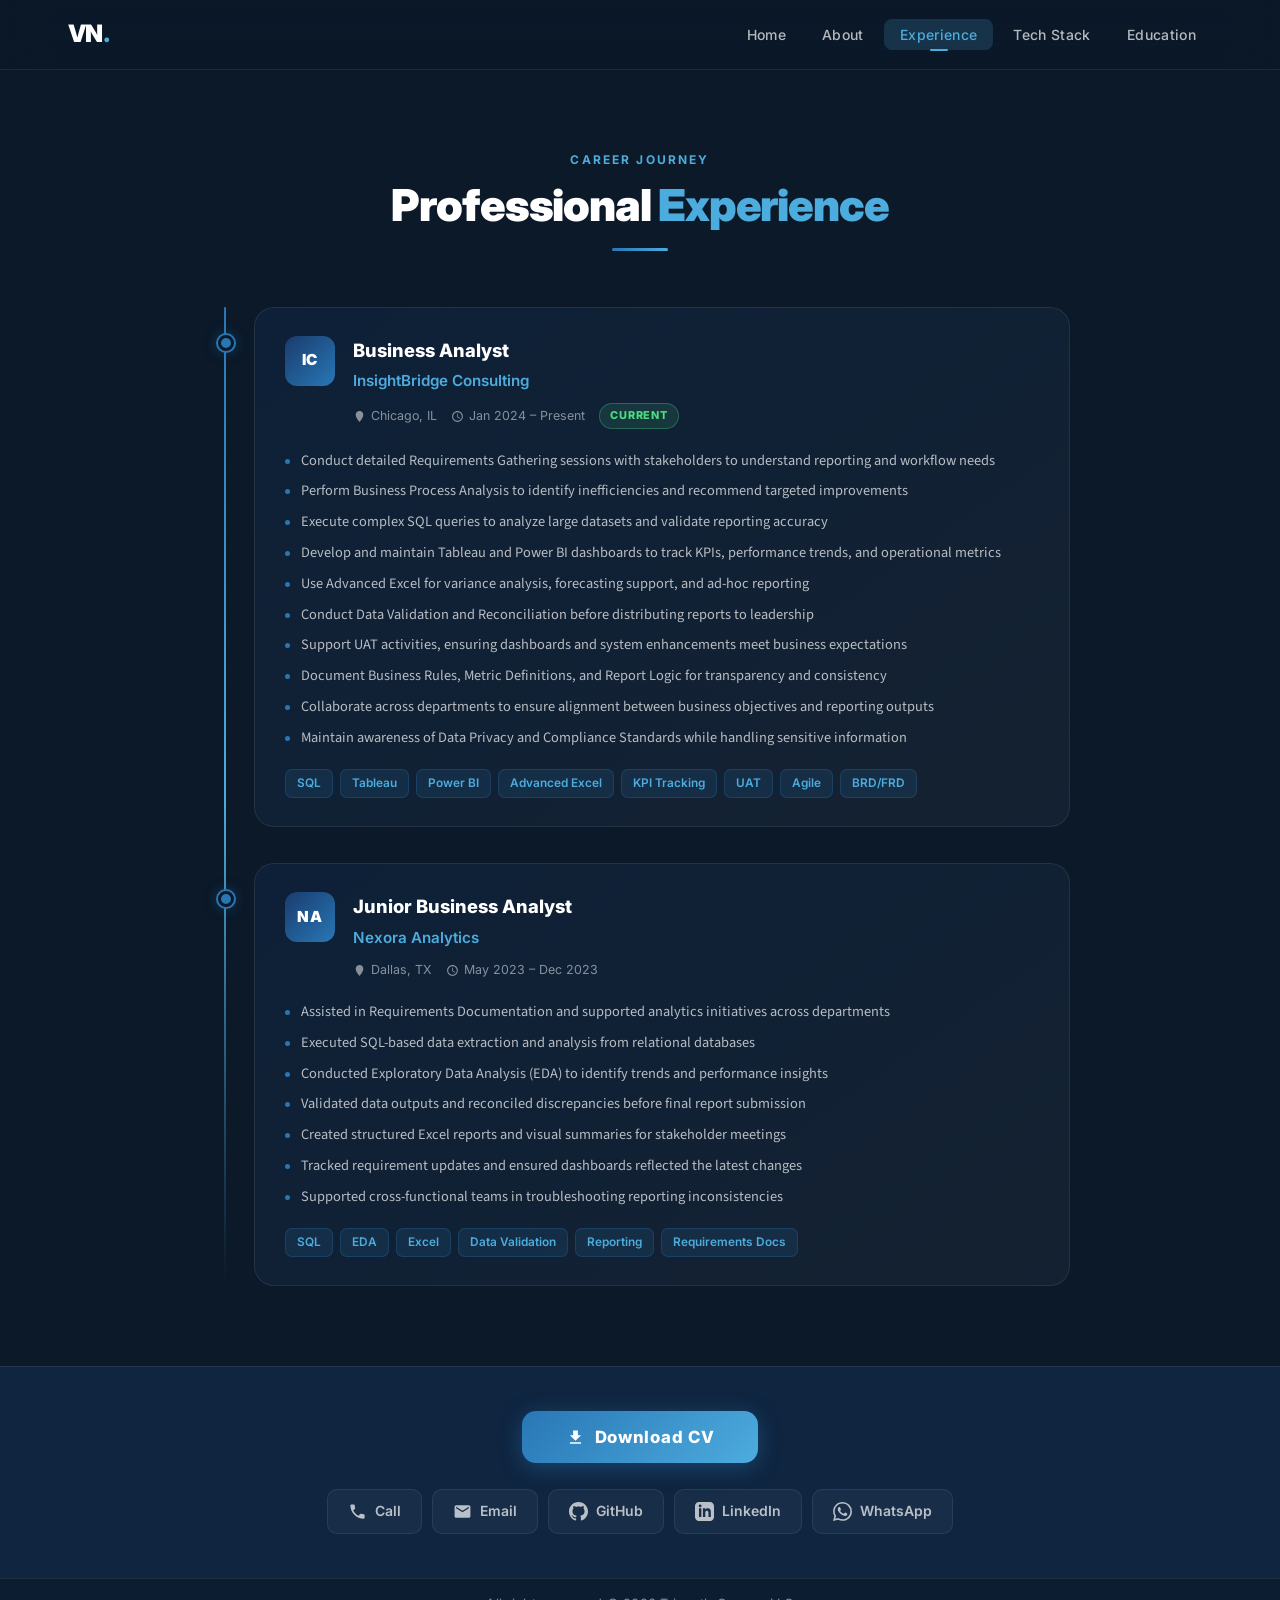
<file: experience.html>
<!DOCTYPE html>
<html lang="en">
<head>
  <meta charset="UTF-8" />
  <meta name="viewport" content="width=device-width, initial-scale=1.0" />
  <title>Experience | Sai Venkata Vikas Nerusu</title>
  <link rel="preconnect" href="https://fonts.googleapis.com" />
  <link rel="preconnect" href="https://fonts.gstatic.com" crossorigin />
  <link href="https://fonts.googleapis.com/css2?family=Inter:wght@300;400;500;600;700;800;900&family=Source+Sans+3:wght@300;400;500;600;700&display=swap" rel="stylesheet" />
  <link rel="stylesheet" href="css/styles.css" />
</head>
<body>

  <!-- NAVBAR -->
  <nav class="navbar" id="navbar" role="navigation" aria-label="Main navigation">
    <div class="nav-container">
      <a class="nav-logo" href="index.html" aria-label="Home"><span class="logo-text">VN</span><span class="logo-dot">.</span></a>
      <ul class="nav-menu" id="navMenu" role="menubar">
        <li role="none"><a class="nav-link"        href="index.html"       role="menuitem">Home</a></li>
        <li role="none"><a class="nav-link"        href="about.html"       role="menuitem">About</a></li>
        <li role="none"><a class="nav-link active" href="experience.html"  role="menuitem">Experience</a></li>
        <li role="none"><a class="nav-link"        href="techstack.html"   role="menuitem">Tech Stack</a></li>
        <li role="none"><a class="nav-link"        href="education.html"   role="menuitem">Education</a></li>
      </ul>
      <button class="hamburger" id="hamburger" aria-label="Toggle navigation menu" aria-expanded="false">
        <span></span><span></span><span></span>
      </button>
    </div>
  </nav>

  <!-- EXPERIENCE PAGE -->
  <main class="pages-wrapper">
    <section class="page" id="page-experience" aria-label="Experience">

      <div class="page-header">
        <span class="section-label">Career Journey</span>
        <h2 class="section-title">Professional <span class="accent">Experience</span></h2>
        <div class="section-rule"></div>
      </div>

      <div class="timeline-wrap">

        <!-- Job 1: InsightBridge Consulting -->
        <div class="tl-item">
          <div class="tl-dot" aria-hidden="true"></div>
          <article class="tl-card" aria-label="Business Analyst at InsightBridge Consulting">
            <div class="tl-card-header">
              <div class="company-logo" aria-hidden="true">IC</div>
              <div class="tl-title-block">
                <h3 class="tl-role">Business Analyst</h3>
                <p class="tl-company">InsightBridge Consulting</p>
                <div class="tl-meta">
                  <span class="meta-chip">
                    <svg width="13" height="13" viewBox="0 0 24 24" fill="currentColor"><path d="M12 2C8.13 2 5 5.13 5 9c0 5.25 7 13 7 13s7-7.75 7-13c0-3.87-3.13-7-7-7z"/></svg>
                    Chicago, IL
                  </span>
                  <span class="meta-chip">
                    <svg width="13" height="13" viewBox="0 0 24 24" fill="currentColor"><path d="M11.99 2C6.47 2 2 6.48 2 12s4.47 10 9.99 10C17.52 22 22 17.52 22 12S17.52 2 11.99 2zM12 20c-4.42 0-8-3.58-8-8s3.58-8 8-8 8 3.58 8 8-3.58 8-8 8zm.5-13H11v6l5.25 3.15.75-1.23-4.5-2.67V7z"/></svg>
                    Jan 2024 – Present
                  </span>
                  <span class="meta-badge current">Current</span>
                </div>
              </div>
            </div>
            <ul class="tl-bullets">
              <li>Conduct detailed Requirements Gathering sessions with stakeholders to understand reporting and workflow needs</li>
              <li>Perform Business Process Analysis to identify inefficiencies and recommend targeted improvements</li>
              <li>Execute complex SQL queries to analyze large datasets and validate reporting accuracy</li>
              <li>Develop and maintain Tableau and Power BI dashboards to track KPIs, performance trends, and operational metrics</li>
              <li>Use Advanced Excel for variance analysis, forecasting support, and ad-hoc reporting</li>
              <li>Conduct Data Validation and Reconciliation before distributing reports to leadership</li>
              <li>Support UAT activities, ensuring dashboards and system enhancements meet business expectations</li>
              <li>Document Business Rules, Metric Definitions, and Report Logic for transparency and consistency</li>
              <li>Collaborate across departments to ensure alignment between business objectives and reporting outputs</li>
              <li>Maintain awareness of Data Privacy and Compliance Standards while handling sensitive information</li>
            </ul>
            <div class="tl-tags">
              <span class="tl-tag">SQL</span>
              <span class="tl-tag">Tableau</span>
              <span class="tl-tag">Power BI</span>
              <span class="tl-tag">Advanced Excel</span>
              <span class="tl-tag">KPI Tracking</span>
              <span class="tl-tag">UAT</span>
              <span class="tl-tag">Agile</span>
              <span class="tl-tag">BRD/FRD</span>
            </div>
          </article>
        </div>

        <!-- Job 2: Nexora Analytics -->
        <div class="tl-item">
          <div class="tl-dot" aria-hidden="true"></div>
          <article class="tl-card" aria-label="Junior Business Analyst at Nexora Analytics">
            <div class="tl-card-header">
              <div class="company-logo" aria-hidden="true">NA</div>
              <div class="tl-title-block">
                <h3 class="tl-role">Junior Business Analyst</h3>
                <p class="tl-company">Nexora Analytics</p>
                <div class="tl-meta">
                  <span class="meta-chip">
                    <svg width="13" height="13" viewBox="0 0 24 24" fill="currentColor"><path d="M12 2C8.13 2 5 5.13 5 9c0 5.25 7 13 7 13s7-7.75 7-13c0-3.87-3.13-7-7-7z"/></svg>
                    Dallas, TX
                  </span>
                  <span class="meta-chip">
                    <svg width="13" height="13" viewBox="0 0 24 24" fill="currentColor"><path d="M11.99 2C6.47 2 2 6.48 2 12s4.47 10 9.99 10C17.52 22 22 17.52 22 12S17.52 2 11.99 2zM12 20c-4.42 0-8-3.58-8-8s3.58-8 8-8 8 3.58 8 8-3.58 8-8 8zm.5-13H11v6l5.25 3.15.75-1.23-4.5-2.67V7z"/></svg>
                    May 2023 – Dec 2023
                  </span>
                </div>
              </div>
            </div>
            <ul class="tl-bullets">
              <li>Assisted in Requirements Documentation and supported analytics initiatives across departments</li>
              <li>Executed SQL-based data extraction and analysis from relational databases</li>
              <li>Conducted Exploratory Data Analysis (EDA) to identify trends and performance insights</li>
              <li>Validated data outputs and reconciled discrepancies before final report submission</li>
              <li>Created structured Excel reports and visual summaries for stakeholder meetings</li>
              <li>Tracked requirement updates and ensured dashboards reflected the latest changes</li>
              <li>Supported cross-functional teams in troubleshooting reporting inconsistencies</li>
            </ul>
            <div class="tl-tags">
              <span class="tl-tag">SQL</span>
              <span class="tl-tag">EDA</span>
              <span class="tl-tag">Excel</span>
              <span class="tl-tag">Data Validation</span>
              <span class="tl-tag">Reporting</span>
              <span class="tl-tag">Requirements Docs</span>
            </div>
          </article>
        </div>

      </div>
    </section>
  </main>

  <!-- FOOTER -->
  <footer class="footer" role="contentinfo">
    <div class="footer-inner">
      <div class="footer-download">
        <button class="btn-download" onclick="downloadCV()">
          <svg width="19" height="19" viewBox="0 0 24 24" fill="currentColor"><path d="M19 9h-4V3H9v6H5l7 7 7-7zM5 18v2h14v-2H5z"/></svg>
          Download CV
        </button>
      </div>
      <div class="footer-contacts" role="list">
        <a class="fc-btn" href="tel:+13319981812" role="listitem"><svg width="19" height="19" viewBox="0 0 24 24" fill="currentColor"><path d="M6.62 10.79c1.44 2.83 3.76 5.14 6.59 6.59l2.2-2.2c.27-.27.67-.36 1.02-.24 1.12.37 2.33.57 3.57.57.55 0 1 .45 1 1V20c0 .55-.45 1-1 1-9.39 0-17-7.61-17-17 0-.55.45-1 1-1h3.5c.55 0 1 .45 1 1 0 1.25.2 2.45.57 3.57.11.35.03.74-.25 1.02l-2.2 2.2z"/></svg><span>Call</span></a>
        <a class="fc-btn" href="mailto:saivenkatavikasnerusu@gmail.com" role="listitem"><svg width="19" height="19" viewBox="0 0 24 24" fill="currentColor"><path d="M20 4H4c-1.1 0-2 .9-2 2v12c0 1.1.9 2 2 2h16c1.1 0 2-.9 2-2V6c0-1.1-.9-2-2-2zm0 4l-8 5-8-5V6l8 5 8-5v2z"/></svg><span>Email</span></a>
        <a class="fc-btn" href="https://github.com/" target="_blank" rel="noopener noreferrer" role="listitem"><svg width="19" height="19" viewBox="0 0 24 24" fill="currentColor"><path d="M12 0c-6.626 0-12 5.373-12 12 0 5.302 3.438 9.8 8.207 11.387.599.111.793-.261.793-.577v-2.234c-3.338.726-4.033-1.416-4.033-1.416-.546-1.387-1.333-1.756-1.333-1.756-1.089-.745.083-.729.083-.729 1.205.084 1.839 1.237 1.839 1.237 1.07 1.834 2.807 1.304 3.492.997.107-.775.418-1.305.762-1.604-2.665-.305-5.467-1.334-5.467-5.931 0-1.311.469-2.381 1.236-3.221-.124-.303-.535-1.524.117-3.176 0 0 1.008-.322 3.301 1.23.957-.266 1.983-.399 3.003-.404 1.02.005 2.047.138 3.006.404 2.291-1.552 3.297-1.23 3.297-1.23.653 1.653.242 2.874.118 3.176.77.84 1.235 1.911 1.235 3.221 0 4.609-2.807 5.624-5.479 5.921.43.372.823 1.102.823 2.222v3.293c0 .319.192.694.801.576 4.765-1.589 8.199-6.086 8.199-11.386 0-6.627-5.373-12-12-12z"/></svg><span>GitHub</span></a>
        <a class="fc-btn" href="https://linkedin.com/in/" target="_blank" rel="noopener noreferrer" role="listitem"><svg width="19" height="19" viewBox="0 0 24 24" fill="currentColor"><path d="M19 0h-14c-2.761 0-5 2.239-5 5v14c0 2.761 2.239 5 5 5h14c2.762 0 5-2.239 5-5v-14c0-2.761-2.238-5-5-5zm-11 19h-3v-11h3v11zm-1.5-12.268c-.966 0-1.75-.79-1.75-1.764s.784-1.764 1.75-1.764 1.75.79 1.75 1.764-.783 1.764-1.75 1.764zm13.5 12.268h-3v-5.604c0-3.368-4-3.113-4 0v5.604h-3v-11h3v1.765c1.396-2.586 7-2.777 7 2.476v6.759z"/></svg><span>LinkedIn</span></a>
        <a class="fc-btn whatsapp" href="#" target="_blank" rel="noopener noreferrer" role="listitem"><svg width="19" height="19" viewBox="0 0 24 24" fill="currentColor"><path d="M17.472 14.382c-.297-.149-1.758-.867-2.03-.967-.273-.099-.471-.148-.67.15-.197.297-.767.966-.94 1.164-.173.199-.347.223-.644.075-.297-.15-1.255-.463-2.39-1.475-.883-.788-1.48-1.761-1.653-2.059-.173-.297-.018-.458.13-.606.134-.133.298-.347.446-.52.149-.174.198-.298.298-.497.099-.198.05-.371-.025-.52-.075-.149-.669-1.612-.916-2.207-.242-.579-.487-.5-.669-.51-.173-.008-.371-.01-.57-.01-.198 0-.52.074-.792.372-.272.297-1.04 1.016-1.04 2.479 0 1.462 1.065 2.875 1.213 3.074.149.198 2.096 3.2 5.077 4.487.709.306 1.262.489 1.694.625.712.227 1.36.195 1.871.118.571-.085 1.758-.719 2.006-1.413.248-.694.248-1.289.173-1.413-.074-.124-.272-.198-.57-.347m-5.421 7.403h-.004a9.87 9.87 0 01-5.031-1.378l-.361-.214-3.741.982.998-3.648-.235-.374a9.86 9.86 0 01-1.51-5.26c.001-5.45 4.436-9.884 9.888-9.884 2.64 0 5.122 1.03 6.988 2.898a9.825 9.825 0 012.893 6.994c-.003 5.45-4.437 9.884-9.885 9.884m8.413-18.297A11.815 11.815 0 0012.05 0C5.495 0 .16 5.335.157 11.892c0 2.096.547 4.142 1.588 5.945L.057 24l6.305-1.654a11.882 11.882 0 005.683 1.448h.005c6.554 0 11.89-5.335 11.893-11.893a11.821 11.821 0 00-3.48-8.413Z"/></svg><span>WhatsApp</span></a>
      </div>
    </div>
    <div class="footer-copy"><p id="copyrightText">All rights reserved &copy; Triopath Careers LLC</p></div>
  </footer>

  <script src="js/main.js"></script>
</body>
</html>
</file>
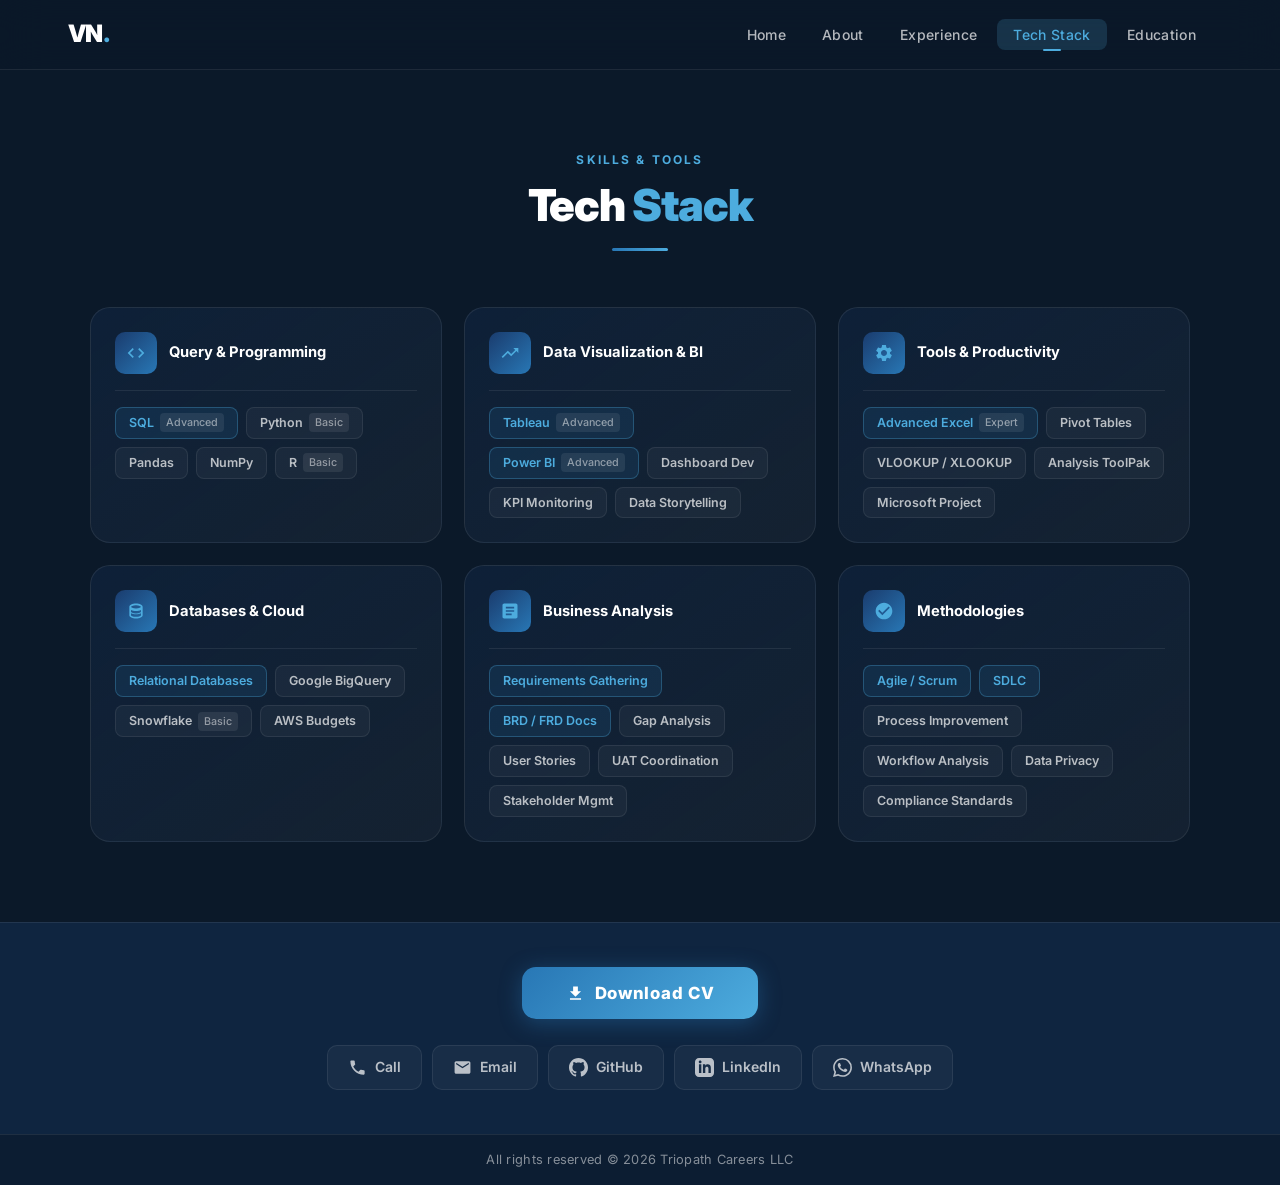
<file: techstack.html>
<!DOCTYPE html>
<html lang="en">
<head>
  <meta charset="UTF-8" />
  <meta name="viewport" content="width=device-width, initial-scale=1.0" />
  <title>Tech Stack | Sai Venkata Vikas Nerusu</title>
  <link rel="preconnect" href="https://fonts.googleapis.com" />
  <link rel="preconnect" href="https://fonts.gstatic.com" crossorigin />
  <link href="https://fonts.googleapis.com/css2?family=Inter:wght@300;400;500;600;700;800;900&family=Source+Sans+3:wght@300;400;500;600;700&display=swap" rel="stylesheet" />
  <link rel="stylesheet" href="css/styles.css" />
</head>
<body>

  <!-- NAVBAR -->
  <nav class="navbar" id="navbar" role="navigation" aria-label="Main navigation">
    <div class="nav-container">
      <a class="nav-logo" href="index.html" aria-label="Home"><span class="logo-text">VN</span><span class="logo-dot">.</span></a>
      <ul class="nav-menu" id="navMenu" role="menubar">
        <li role="none"><a class="nav-link"        href="index.html"       role="menuitem">Home</a></li>
        <li role="none"><a class="nav-link"        href="about.html"       role="menuitem">About</a></li>
        <li role="none"><a class="nav-link"        href="experience.html"  role="menuitem">Experience</a></li>
        <li role="none"><a class="nav-link active" href="techstack.html"   role="menuitem">Tech Stack</a></li>
        <li role="none"><a class="nav-link"        href="education.html"   role="menuitem">Education</a></li>
      </ul>
      <button class="hamburger" id="hamburger" aria-label="Toggle navigation menu" aria-expanded="false">
        <span></span><span></span><span></span>
      </button>
    </div>
  </nav>

  <!-- TECH STACK PAGE -->
  <main class="pages-wrapper">
    <section class="page" id="page-techstack" aria-label="Tech Stack">

      <div class="page-header">
        <span class="section-label">Skills &amp; Tools</span>
        <h2 class="section-title">Tech <span class="accent">Stack</span></h2>
        <div class="section-rule"></div>
      </div>

      <div class="tech-grid" role="list">

        <!-- Query & Programming -->
        <div class="tech-card" role="listitem">
          <div class="tech-card-header">
            <div class="tech-icon"><svg width="20" height="20" viewBox="0 0 24 24" fill="currentColor"><path d="M9.4 16.6L4.8 12l4.6-4.6L8 6l-6 6 6 6 1.4-1.4zm5.2 0l4.6-4.6-4.6-4.6L16 6l6 6-6 6-1.4-1.4z"/></svg></div>
            <h3>Query &amp; Programming</h3>
          </div>
          <div class="skill-list">
            <span class="skill primary">SQL <em>Advanced</em></span>
            <span class="skill secondary">Python <em>Basic</em></span>
            <span class="skill secondary">Pandas</span>
            <span class="skill secondary">NumPy</span>
            <span class="skill secondary">R <em>Basic</em></span>
          </div>
        </div>

        <!-- Data Visualization & BI -->
        <div class="tech-card" role="listitem">
          <div class="tech-card-header">
            <div class="tech-icon"><svg width="20" height="20" viewBox="0 0 24 24" fill="currentColor"><path d="M16 6l2.29 2.29-4.88 4.88-4-4L2 16.59 3.41 18l6-6 4 4 6.3-6.29L22 12V6z"/></svg></div>
            <h3>Data Visualization &amp; BI</h3>
          </div>
          <div class="skill-list">
            <span class="skill primary">Tableau <em>Advanced</em></span>
            <span class="skill primary">Power BI <em>Advanced</em></span>
            <span class="skill secondary">Dashboard Dev</span>
            <span class="skill secondary">KPI Monitoring</span>
            <span class="skill secondary">Data Storytelling</span>
          </div>
        </div>

        <!-- Tools & Productivity -->
        <div class="tech-card" role="listitem">
          <div class="tech-card-header">
            <div class="tech-icon"><svg width="20" height="20" viewBox="0 0 24 24" fill="currentColor"><path d="M19.14 12.94c.04-.3.06-.61.06-.94 0-.32-.02-.64-.07-.94l2.03-1.58c.18-.14.23-.41.12-.61l-1.92-3.32c-.12-.22-.37-.29-.59-.22l-2.39.96c-.5-.38-1.03-.7-1.62-.94l-.36-2.54c-.04-.24-.24-.41-.48-.41h-3.84c-.24 0-.43.17-.47.41l-.36 2.54c-.59.24-1.13.57-1.62.94l-2.39-.96c-.22-.08-.47 0-.59.22L2.74 8.87c-.12.21-.08.47.12.61l2.03 1.58c-.05.3-.09.63-.09.94s.02.64.07.94l-2.03 1.58c-.18.14-.23.41-.12.61l1.92 3.32c.12.22.37.29.59.22l2.39-.96c.5.38 1.03.7 1.62.94l.36 2.54c.05.24.24.41.48.41h3.84c.24 0 .44-.17.47-.41l.36-2.54c.59-.24 1.13-.56 1.62-.94l2.39.96c.22.08.47 0 .59-.22l1.92-3.32c.12-.22.07-.47-.12-.61l-2.01-1.58zM12 15.6c-1.98 0-3.6-1.62-3.6-3.6s1.62-3.6 3.6-3.6 3.6 1.62 3.6 3.6-1.62 3.6-3.6 3.6z"/></svg></div>
            <h3>Tools &amp; Productivity</h3>
          </div>
          <div class="skill-list">
            <span class="skill primary">Advanced Excel <em>Expert</em></span>
            <span class="skill secondary">Pivot Tables</span>
            <span class="skill secondary">VLOOKUP / XLOOKUP</span>
            <span class="skill secondary">Analysis ToolPak</span>
            <span class="skill secondary">Microsoft Project</span>
          </div>
        </div>

        <!-- Databases & Cloud -->
        <div class="tech-card" role="listitem">
          <div class="tech-card-header">
            <div class="tech-icon"><svg width="20" height="20" viewBox="0 0 24 24" fill="currentColor"><path d="M12 3C7.58 3 4 4.79 4 7v10c0 2.21 3.59 4 8 4s8-1.79 8-4V7c0-2.21-3.58-4-8-4zm0 2c3.87 0 6 1.5 6 2s-2.13 2-6 2-6-1.5-6-2 2.13-2 6-2zm0 14c-3.87 0-6-1.5-6-2v-2.23C7.61 15.56 9.72 16 12 16s4.39-.44 6-1.23V17c0 .5-2.13 2-6 2zm0-4c-3.87 0-6-1.5-6-2v-2.23C7.61 11.56 9.72 12 12 12s4.39-.44 6-1.23V13c0 .5-2.13 2-6 2z"/></svg></div>
            <h3>Databases &amp; Cloud</h3>
          </div>
          <div class="skill-list">
            <span class="skill primary">Relational Databases</span>
            <span class="skill secondary">Google BigQuery</span>
            <span class="skill secondary">Snowflake <em>Basic</em></span>
            <span class="skill secondary">AWS Budgets</span>
          </div>
        </div>

        <!-- Business Analysis -->
        <div class="tech-card" role="listitem">
          <div class="tech-card-header">
            <div class="tech-icon"><svg width="20" height="20" viewBox="0 0 24 24" fill="currentColor"><path d="M19 3H5c-1.1 0-2 .9-2 2v14c0 1.1.9 2 2 2h14c1.1 0 2-.9 2-2V5c0-1.1-.9-2-2-2zm-5 14H7v-2h7v2zm3-4H7v-2h10v2zm0-4H7V7h10v2z"/></svg></div>
            <h3>Business Analysis</h3>
          </div>
          <div class="skill-list">
            <span class="skill primary">Requirements Gathering</span>
            <span class="skill primary">BRD / FRD Docs</span>
            <span class="skill secondary">Gap Analysis</span>
            <span class="skill secondary">User Stories</span>
            <span class="skill secondary">UAT Coordination</span>
            <span class="skill secondary">Stakeholder Mgmt</span>
          </div>
        </div>

        <!-- Methodologies -->
        <div class="tech-card" role="listitem">
          <div class="tech-card-header">
            <div class="tech-icon"><svg width="20" height="20" viewBox="0 0 24 24" fill="currentColor"><path d="M12 2C6.48 2 2 6.48 2 12s4.48 10 10 10 10-4.48 10-10S17.52 2 12 2zm-2 15l-5-5 1.41-1.41L10 14.17l7.59-7.59L19 8l-9 9z"/></svg></div>
            <h3>Methodologies</h3>
          </div>
          <div class="skill-list">
            <span class="skill primary">Agile / Scrum</span>
            <span class="skill primary">SDLC</span>
            <span class="skill secondary">Process Improvement</span>
            <span class="skill secondary">Workflow Analysis</span>
            <span class="skill secondary">Data Privacy</span>
            <span class="skill secondary">Compliance Standards</span>
          </div>
        </div>

      </div>
    </section>
  </main>

  <!-- FOOTER -->
  <footer class="footer" role="contentinfo">
    <div class="footer-inner">
      <div class="footer-download">
        <button class="btn-download" onclick="downloadCV()">
          <svg width="19" height="19" viewBox="0 0 24 24" fill="currentColor"><path d="M19 9h-4V3H9v6H5l7 7 7-7zM5 18v2h14v-2H5z"/></svg>
          Download CV
        </button>
      </div>
      <div class="footer-contacts" role="list">
        <a class="fc-btn" href="tel:+13319981812" role="listitem"><svg width="19" height="19" viewBox="0 0 24 24" fill="currentColor"><path d="M6.62 10.79c1.44 2.83 3.76 5.14 6.59 6.59l2.2-2.2c.27-.27.67-.36 1.02-.24 1.12.37 2.33.57 3.57.57.55 0 1 .45 1 1V20c0 .55-.45 1-1 1-9.39 0-17-7.61-17-17 0-.55.45-1 1-1h3.5c.55 0 1 .45 1 1 0 1.25.2 2.45.57 3.57.11.35.03.74-.25 1.02l-2.2 2.2z"/></svg><span>Call</span></a>
        <a class="fc-btn" href="mailto:saivenkatavikasnerusu@gmail.com" role="listitem"><svg width="19" height="19" viewBox="0 0 24 24" fill="currentColor"><path d="M20 4H4c-1.1 0-2 .9-2 2v12c0 1.1.9 2 2 2h16c1.1 0 2-.9 2-2V6c0-1.1-.9-2-2-2zm0 4l-8 5-8-5V6l8 5 8-5v2z"/></svg><span>Email</span></a>
        <a class="fc-btn" href="https://github.com/" target="_blank" rel="noopener noreferrer" role="listitem"><svg width="19" height="19" viewBox="0 0 24 24" fill="currentColor"><path d="M12 0c-6.626 0-12 5.373-12 12 0 5.302 3.438 9.8 8.207 11.387.599.111.793-.261.793-.577v-2.234c-3.338.726-4.033-1.416-4.033-1.416-.546-1.387-1.333-1.756-1.333-1.756-1.089-.745.083-.729.083-.729 1.205.084 1.839 1.237 1.839 1.237 1.07 1.834 2.807 1.304 3.492.997.107-.775.418-1.305.762-1.604-2.665-.305-5.467-1.334-5.467-5.931 0-1.311.469-2.381 1.236-3.221-.124-.303-.535-1.524.117-3.176 0 0 1.008-.322 3.301 1.23.957-.266 1.983-.399 3.003-.404 1.02.005 2.047.138 3.006.404 2.291-1.552 3.297-1.23 3.297-1.23.653 1.653.242 2.874.118 3.176.77.84 1.235 1.911 1.235 3.221 0 4.609-2.807 5.624-5.479 5.921.43.372.823 1.102.823 2.222v3.293c0 .319.192.694.801.576 4.765-1.589 8.199-6.086 8.199-11.386 0-6.627-5.373-12-12-12z"/></svg><span>GitHub</span></a>
        <a class="fc-btn" href="https://linkedin.com/in/" target="_blank" rel="noopener noreferrer" role="listitem"><svg width="19" height="19" viewBox="0 0 24 24" fill="currentColor"><path d="M19 0h-14c-2.761 0-5 2.239-5 5v14c0 2.761 2.239 5 5 5h14c2.762 0 5-2.239 5-5v-14c0-2.761-2.238-5-5-5zm-11 19h-3v-11h3v11zm-1.5-12.268c-.966 0-1.75-.79-1.75-1.764s.784-1.764 1.75-1.764 1.75.79 1.75 1.764-.783 1.764-1.75 1.764zm13.5 12.268h-3v-5.604c0-3.368-4-3.113-4 0v5.604h-3v-11h3v1.765c1.396-2.586 7-2.777 7 2.476v6.759z"/></svg><span>LinkedIn</span></a>
        <a class="fc-btn whatsapp" href="#" target="_blank" rel="noopener noreferrer" role="listitem"><svg width="19" height="19" viewBox="0 0 24 24" fill="currentColor"><path d="M17.472 14.382c-.297-.149-1.758-.867-2.03-.967-.273-.099-.471-.148-.67.15-.197.297-.767.966-.94 1.164-.173.199-.347.223-.644.075-.297-.15-1.255-.463-2.39-1.475-.883-.788-1.48-1.761-1.653-2.059-.173-.297-.018-.458.13-.606.134-.133.298-.347.446-.52.149-.174.198-.298.298-.497.099-.198.05-.371-.025-.52-.075-.149-.669-1.612-.916-2.207-.242-.579-.487-.5-.669-.51-.173-.008-.371-.01-.57-.01-.198 0-.52.074-.792.372-.272.297-1.04 1.016-1.04 2.479 0 1.462 1.065 2.875 1.213 3.074.149.198 2.096 3.2 5.077 4.487.709.306 1.262.489 1.694.625.712.227 1.36.195 1.871.118.571-.085 1.758-.719 2.006-1.413.248-.694.248-1.289.173-1.413-.074-.124-.272-.198-.57-.347m-5.421 7.403h-.004a9.87 9.87 0 01-5.031-1.378l-.361-.214-3.741.982.998-3.648-.235-.374a9.86 9.86 0 01-1.51-5.26c.001-5.45 4.436-9.884 9.888-9.884 2.64 0 5.122 1.03 6.988 2.898a9.825 9.825 0 012.893 6.994c-.003 5.45-4.437 9.884-9.885 9.884m8.413-18.297A11.815 11.815 0 0012.05 0C5.495 0 .16 5.335.157 11.892c0 2.096.547 4.142 1.588 5.945L.057 24l6.305-1.654a11.882 11.882 0 005.683 1.448h.005c6.554 0 11.89-5.335 11.893-11.893a11.821 11.821 0 00-3.48-8.413Z"/></svg><span>WhatsApp</span></a>
      </div>
    </div>
    <div class="footer-copy"><p id="copyrightText">All rights reserved &copy; Triopath Careers LLC</p></div>
  </footer>

  <script src="js/main.js"></script>
</body>
</html>
</file>
<file: css/styles.css>
/* ================================================================
   VIKAS NERUSU PORTFOLIO — styles.css
   Premium Tech Portfolio  |  Samsung One / Oracle Sans aesthetic
   Color System: Dark Navy · Royal Blue · Light Azure · Royal Azure · White
   ================================================================ */

/* ——— DESIGN TOKENS ——— */
:root {
  /* ✦ Core palette — ONLY these 5 colors used throughout */
  --dark-navy:    #0B1929;      /* deepest background */
  --navy-mid:     #0F2540;      /* slightly lighter navy for layering */
  --royal-blue:   #1A3C6E;      /* cards, surfaces */
  --royal-azure:  #2877B5;      /* primary interactive / accents */
  --light-azure:  #4DACDE;      /* highlights, links, active states */
  --white:        #FFFFFF;

  /* Opacity ramps (derived — still only the 5 hues) */
  --w90:  rgba(255,255,255,0.90);
  --w70:  rgba(255,255,255,0.70);
  --w50:  rgba(255,255,255,0.50);
  --w30:  rgba(255,255,255,0.30);
  --w15:  rgba(255,255,255,0.15);
  --w08:  rgba(255,255,255,0.08);
  --w04:  rgba(255,255,255,0.04);
  --azure-glow: rgba(77,172,222,0.18);
  --azure-dim:  rgba(40,119,181,0.15);

  /* Typography */
  --font-primary:   'Inter', 'Samsung One', -apple-system, BlinkMacSystemFont, sans-serif;
  --font-secondary: 'Source Sans 3', 'Oracle Sans', 'Segoe UI', sans-serif;

  /* Layout */
  --nav-h:   70px;
  --max-w:  1240px;
  --pad-x:    48px;
  --pad-y:    80px;

  /* Motion */
  --ease-fast:   0.18s ease;
  --ease-mid:    0.35s ease;
  --ease-slow:   0.55s cubic-bezier(.22,.68,0,1.2);

  /* Shadows */
  --shadow-card: 0 8px 36px rgba(0,0,0,0.32);
  --shadow-btn:  0 4px 22px rgba(40,119,181,0.42);
  --shadow-glow: 0 0 28px rgba(77,172,222,0.28);
}


/* ================================================================
   RESET & BASE
   ================================================================ */
*, *::before, *::after { box-sizing: border-box; margin: 0; padding: 0; }

html {
  font-size: 16px;
  scroll-behavior: smooth;
  -webkit-text-size-adjust: 100%;
}

body {
  font-family: var(--font-primary);
  background: var(--dark-navy);
  color: var(--white);
  overflow-x: hidden;
  line-height: 1.6;
  min-height: 100vh;
}

a  { color: inherit; text-decoration: none; }
ul { list-style: none; }
button { cursor: pointer; border: none; outline: none; font-family: inherit; background: transparent; }
img    { display: block; max-width: 100%; }

/* Focus visible (accessibility) */
:focus-visible { outline: 2px solid var(--light-azure); outline-offset: 3px; border-radius: 4px; }

/* Custom scrollbar */
::-webkit-scrollbar       { width: 5px; }
::-webkit-scrollbar-track { background: var(--dark-navy); }
::-webkit-scrollbar-thumb { background: var(--royal-azure); border-radius: 4px; }


/* ================================================================
   NAVIGATION
   ================================================================ */
.navbar {
  position: fixed;
  inset: 0 0 auto 0;
  height: var(--nav-h);
  z-index: 900;
  background: rgba(11,25,41,0.55);
  backdrop-filter: blur(22px);
  -webkit-backdrop-filter: blur(22px);
  border-bottom: 1px solid var(--w08);
  transition: background var(--ease-mid), box-shadow var(--ease-mid);
}
.navbar.scrolled {
  background: rgba(11,25,41,0.97);
  box-shadow: 0 4px 32px rgba(0,0,0,0.45);
}

.nav-container {
  max-width: var(--max-w);
  height: 100%;
  margin: 0 auto;
  padding: 0 var(--pad-x);
  display: flex;
  align-items: center;
  justify-content: space-between;
}

/* Logo */
.nav-logo {
  font-size: 1.5rem;
  font-weight: 900;
  letter-spacing: -0.03em;
  display: flex;
  align-items: center;
}
.logo-text { color: var(--white); }
.logo-dot  { color: var(--light-azure); }

/* Nav links */
.nav-menu {
  display: flex;
  align-items: center;
  gap: 4px;
}
.nav-link {
  font-size: 0.875rem;
  font-weight: 500;
  letter-spacing: 0.025em;
  color: var(--w70);
  padding: 7px 16px;
  border-radius: 8px;
  position: relative;
  transition: color var(--ease-fast), background var(--ease-fast);
}
.nav-link:hover {
  color: var(--white);
  background: var(--w08);
}
.nav-link.active {
  color: var(--light-azure);
  background: var(--azure-glow);
}
.nav-link.active::after {
  content: '';
  position: absolute;
  bottom: -1px;
  left: 50%;
  transform: translateX(-50%);
  width: 18px;
  height: 2px;
  background: var(--light-azure);
  border-radius: 2px;
}

/* Hamburger */
.hamburger {
  display: none;
  flex-direction: column;
  justify-content: center;
  gap: 5px;
  width: 38px;
  height: 38px;
  padding: 6px;
  border-radius: 8px;
  transition: background var(--ease-fast);
}
.hamburger:hover { background: var(--w08); }
.hamburger span {
  display: block;
  width: 22px;
  height: 2px;
  background: var(--white);
  border-radius: 2px;
  transition: transform var(--ease-fast), opacity var(--ease-fast);
}
.hamburger.active span:nth-child(1) { transform: translateY(7px) rotate(45deg); }
.hamburger.active span:nth-child(2) { opacity: 0; transform: scaleX(0); }
.hamburger.active span:nth-child(3) { transform: translateY(-7px) rotate(-45deg); }


/* ================================================================
   PAGES SYSTEM
   ================================================================ */
.pages-wrapper {
  padding-top: var(--nav-h);
}

.page {
  display: block;
  min-height: calc(100vh - var(--nav-h));
  padding: var(--pad-y) var(--pad-x);
  animation: pageIn 0.42s cubic-bezier(.22,.68,0,1) both;
}

@keyframes pageIn {
  from { opacity: 0; transform: translateY(18px); }
  to   { opacity: 1; transform: translateY(0); }
}

/* Shared page header */
.page-header {
  text-align: center;
  margin-bottom: 56px;
}
.section-label {
  display: block;
  font-size: 0.75rem;
  font-weight: 700;
  letter-spacing: 0.18em;
  text-transform: uppercase;
  color: var(--light-azure);
  margin-bottom: 12px;
}
.section-title {
  font-size: clamp(1.9rem, 3.8vw, 2.75rem);
  font-weight: 900;
  letter-spacing: -0.025em;
  line-height: 1.1;
  color: var(--white);
  margin-bottom: 18px;
}
.section-title .accent { color: var(--light-azure); }
.section-rule {
  width: 56px;
  height: 3px;
  background: linear-gradient(90deg, var(--royal-azure), var(--light-azure));
  border-radius: 3px;
  margin: 0 auto;
}

/* Shared button styles */
.btn-primary {
  display: inline-flex;
  align-items: center;
  gap: 8px;
  background: linear-gradient(135deg, var(--royal-azure) 0%, var(--light-azure) 100%);
  color: var(--white);
  font-size: 0.95rem;
  font-weight: 700;
  letter-spacing: 0.02em;
  padding: 13px 30px;
  border-radius: 12px;
  transition: transform var(--ease-fast), box-shadow var(--ease-fast);
  box-shadow: var(--shadow-btn);
}
.btn-primary:hover {
  transform: translateY(-3px);
  box-shadow: 0 10px 32px rgba(40,119,181,0.58);
}
.btn-outline {
  display: inline-flex;
  align-items: center;
  gap: 8px;
  background: var(--w08);
  color: var(--white);
  font-size: 0.95rem;
  font-weight: 600;
  padding: 13px 30px;
  border-radius: 12px;
  border: 1px solid var(--w15);
  transition: all var(--ease-fast);
}
.btn-outline:hover {
  background: var(--w15);
  border-color: var(--w30);
  transform: translateY(-3px);
}


/* ================================================================
   HOME — HERO
   ================================================================ */
#page-home {
  padding: 0;
  display: flex;
  align-items: center;
  position: relative;
  overflow: hidden;
  min-height: 100vh;
}

/* Decorative background */
.hero-bg {
  position: absolute;
  inset: 0;
  z-index: 0;
  background: linear-gradient(140deg, var(--dark-navy) 0%, var(--navy-mid) 100%);
  overflow: hidden;
}
.hero-orb {
  position: absolute;
  border-radius: 50%;
  filter: blur(80px);
  opacity: 0.35;
}
.orb-1 {
  width: 600px;
  height: 600px;
  top: -120px;
  right: -80px;
  background: radial-gradient(circle, var(--royal-blue) 0%, transparent 70%);
  animation: float-orb 12s ease-in-out infinite alternate;
}
.orb-2 {
  width: 400px;
  height: 400px;
  bottom: -60px;
  left: 5%;
  background: radial-gradient(circle, var(--royal-azure) 0%, transparent 70%);
  animation: float-orb 16s ease-in-out infinite alternate-reverse;
}
@keyframes float-orb {
  from { transform: translate(0, 0) scale(1); }
  to   { transform: translate(30px, 20px) scale(1.06); }
}
.hero-grid {
  position: absolute;
  inset: 0;
  background-image:
    linear-gradient(var(--w04) 1px, transparent 1px),
    linear-gradient(90deg, var(--w04) 1px, transparent 1px);
  background-size: 56px 56px;
  mask-image: radial-gradient(ellipse 80% 80% at 50% 50%, black 20%, transparent 100%);
  -webkit-mask-image: radial-gradient(ellipse 80% 80% at 50% 50%, black 20%, transparent 100%);
}

/* Hero content */
.hero-content {
  position: relative;
  z-index: 1;
  width: 100%;
  max-width: var(--max-w);
  margin: 0 auto;
  padding: 48px var(--pad-x);
  display: flex;
  align-items: center;
  justify-content: space-between;
  gap: 56px;
}

/* Left column */
.hero-left { flex: 1; max-width: 640px; }

.hero-badge {
  display: inline-flex;
  align-items: center;
  gap: 9px;
  background: var(--azure-glow);
  border: 1px solid rgba(77,172,222,0.3);
  color: var(--light-azure);
  font-size: 0.78rem;
  font-weight: 700;
  letter-spacing: 0.06em;
  padding: 6px 14px;
  border-radius: 100px;
  margin-bottom: 28px;
}
.badge-dot {
  width: 8px;
  height: 8px;
  border-radius: 50%;
  background: #4ade80;            /* green — not in palette, used only as status dot */
  box-shadow: 0 0 8px #4ade80;
  animation: pulse-dot 2s ease-in-out infinite;
}
@keyframes pulse-dot {
  0%,100% { opacity: 1; transform: scale(1); }
  50%      { opacity: 0.55; transform: scale(0.75); }
}

.hero-name {
  font-size: clamp(2.4rem, 5.5vw, 4rem);
  font-weight: 900;
  letter-spacing: -0.03em;
  line-height: 1.05;
  color: var(--white);
  margin-bottom: 20px;
}
.name-accent { color: var(--light-azure); }

.hero-role {
  display: flex;
  align-items: center;
  flex-wrap: wrap;
  gap: 4px;
  font-size: 1.15rem;
  font-weight: 400;
  color: var(--w70);
  margin-bottom: 18px;
}
.role-typed { color: var(--white); font-weight: 700; }
.cursor {
  color: var(--light-azure);
  font-weight: 300;
  animation: blink 1s step-end infinite;
}
@keyframes blink { 50% { opacity: 0; } }

.hero-headline {
  font-size: 0.9rem;
  color: var(--w50);
  letter-spacing: 0.02em;
  margin-bottom: 36px;
}

/* Stats strip */
.hero-stats {
  display: inline-flex;
  align-items: center;
  background: var(--w04);
  border: 1px solid var(--w08);
  border-radius: 14px;
  padding: 18px 24px;
  margin-bottom: 36px;
  gap: 0;
}
.stat         { text-align: center; padding: 0 22px; }
.stat:first-child { padding-left: 0; }
.stat:last-child  { padding-right: 0; }
.stat-num {
  display: block;
  font-size: 2rem;
  font-weight: 900;
  color: var(--light-azure);
  letter-spacing: -0.03em;
  line-height: 1;
}
.stat-lbl {
  display: block;
  font-size: 0.72rem;
  font-weight: 500;
  color: var(--w50);
  margin-top: 4px;
  white-space: nowrap;
}
.stat-sep {
  width: 1px;
  height: 38px;
  background: var(--w15);
  flex-shrink: 0;
}

/* CTA row */
.hero-cta {
  display: flex;
  align-items: center;
  gap: 14px;
  flex-wrap: wrap;
}

/* Right column — profile */
.hero-right {
  flex-shrink: 0;
  display: flex;
  align-items: center;
  justify-content: center;
}
.profile-wrap {
  position: relative;
  width: 290px;
  height: 290px;
}
.profile-ring-outer {
  position: absolute;
  inset: -10px;
  border-radius: 50%;
  background: conic-gradient(
    var(--royal-azure) 0deg,
    var(--light-azure) 130deg,
    var(--w15) 200deg,
    var(--royal-blue) 280deg,
    var(--royal-azure) 360deg
  );
  animation: spin 10s linear infinite;
}
.profile-ring-outer::after {
  content: '';
  position: absolute;
  inset: 4px;
  border-radius: 50%;
  background: var(--dark-navy);
}
.profile-ring-inner {
  position: absolute;
  inset: 8px;
  border-radius: 50%;
  border: 1px solid var(--w08);
  z-index: 1;
}
@keyframes spin {
  from { transform: rotate(0deg); }
  to   { transform: rotate(360deg); }
}
.profile-avatar {
  position: absolute;
  inset: 0;
  border-radius: 50%;
  background: linear-gradient(135deg, var(--royal-blue) 0%, var(--royal-azure) 55%, var(--light-azure) 100%);
  display: flex;
  align-items: center;
  justify-content: center;
  z-index: 2;
}
.avatar-text {
  font-size: 3.6rem;
  font-weight: 900;
  letter-spacing: -0.06em;
  color: var(--white);
}
/* Floating info chips */
.float-chip {
  position: absolute;
  z-index: 3;
  display: inline-flex;
  align-items: center;
  gap: 7px;
  background: var(--navy-mid);
  border: 1px solid rgba(77,172,222,0.28);
  color: var(--w90);
  font-size: 0.75rem;
  font-weight: 700;
  padding: 8px 14px;
  border-radius: 100px;
  box-shadow: var(--shadow-card);
  white-space: nowrap;
}
.chip-top    { top: 14px;    right: -24px; color: var(--light-azure); }
.chip-bottom { bottom: 20px; left: -24px; }

/* Scroll hint */
.scroll-hint {
  position: absolute;
  bottom: 36px;
  left: 50%;
  transform: translateX(-50%);
  z-index: 2;
}
.scroll-mouse {
  width: 26px;
  height: 42px;
  border: 2px solid var(--w30);
  border-radius: 100px;
  display: flex;
  justify-content: center;
  padding-top: 8px;
}
.scroll-wheel {
  width: 4px;
  height: 8px;
  background: var(--light-azure);
  border-radius: 4px;
  animation: scroll-bounce 2.2s ease-in-out infinite;
}
@keyframes scroll-bounce {
  0%,100% { transform: translateY(0);  opacity: 1; }
  80%      { transform: translateY(13px); opacity: 0; }
}


/* ================================================================
   ABOUT
   ================================================================ */
.about-layout {
  max-width: 1100px;
  margin: 0 auto;
  display: grid;
  grid-template-columns: 260px 1fr;
  gap: 56px;
  align-items: start;
}

.about-sidebar {
  display: flex;
  flex-direction: column;
  align-items: center;
  gap: 22px;
  position: sticky;
  top: calc(var(--nav-h) + 24px);
}
.about-avatar {
  width: 150px;
  height: 150px;
  border-radius: 50%;
  background: linear-gradient(135deg, var(--royal-blue), var(--light-azure));
  display: flex;
  align-items: center;
  justify-content: center;
  font-size: 2.1rem;
  font-weight: 900;
  color: var(--white);
  box-shadow: var(--shadow-glow);
  flex-shrink: 0;
}
.info-card {
  width: 100%;
  background: var(--w04);
  border: 1px solid var(--w08);
  border-radius: 14px;
  padding: 18px 20px;
  display: flex;
  flex-direction: column;
  gap: 14px;
}
.info-row {
  display: flex;
  align-items: center;
  gap: 10px;
  font-size: 0.82rem;
  color: var(--w70);
  word-break: break-word;
}
.info-icon { color: var(--light-azure); flex-shrink: 0; display: flex; }
.info-link:hover { color: var(--light-azure); }

.about-body {}
.about-subtitle {
  font-size: 1.45rem;
  font-weight: 800;
  color: var(--white);
  margin-bottom: 18px;
}
.about-para {
  font-family: var(--font-secondary);
  font-size: 1rem;
  line-height: 1.78;
  color: var(--w70);
  margin-bottom: 16px;
}

.highlight-grid {
  display: grid;
  grid-template-columns: 1fr 1fr;
  gap: 14px;
  margin-top: 28px;
}
.hl-card {
  display: flex;
  align-items: flex-start;
  gap: 12px;
  background: var(--w04);
  border: 1px solid var(--w08);
  border-radius: 14px;
  padding: 16px;
  transition: all var(--ease-fast);
}
.hl-card:hover {
  background: var(--azure-glow);
  border-color: rgba(77,172,222,0.28);
  transform: translateY(-2px);
}
.hl-icon {
  color: var(--light-azure);
  flex-shrink: 0;
  margin-top: 2px;
}
.hl-card h4 {
  font-size: 0.9rem;
  font-weight: 700;
  color: var(--white);
  margin-bottom: 4px;
}
.hl-card p {
  font-size: 0.78rem;
  color: var(--w50);
}


/* ================================================================
   EXPERIENCE — TIMELINE
   ================================================================ */
.timeline-wrap {
  max-width: 860px;
  margin: 0 auto;
  position: relative;
  padding-left: 44px;
}
/* Vertical line */
.timeline-wrap::before {
  content: '';
  position: absolute;
  left: 14px;
  top: 0;
  bottom: 0;
  width: 2px;
  background: linear-gradient(to bottom, var(--royal-azure), var(--light-azure), transparent);
  border-radius: 2px;
}
.tl-item {
  position: relative;
  margin-bottom: 36px;
}
.tl-item:last-child { margin-bottom: 0; }
/* Dot on line */
.tl-dot {
  position: absolute;
  left: -36px;
  top: 28px;
  width: 16px;
  height: 16px;
  border-radius: 50%;
  background: var(--royal-azure);
  border: 3px solid var(--dark-navy);
  box-shadow: 0 0 0 2px var(--royal-azure), 0 0 14px rgba(40,119,181,0.5);
}
/* Card */
.tl-card {
  background: linear-gradient(145deg, rgba(26,60,110,0.22) 0%, var(--w04) 100%);
  border: 1px solid var(--w08);
  border-radius: 20px;
  padding: 28px 30px;
  transition: all var(--ease-mid);
}
.tl-card:hover {
  border-color: rgba(77,172,222,0.25);
  background: linear-gradient(145deg, rgba(26,60,110,0.38) 0%, var(--azure-glow) 100%);
  box-shadow: var(--shadow-card);
  transform: translateX(5px);
}
.tl-card-header {
  display: flex;
  align-items: flex-start;
  gap: 18px;
  margin-bottom: 20px;
}
.company-logo {
  width: 50px;
  height: 50px;
  border-radius: 12px;
  background: linear-gradient(135deg, var(--royal-blue), var(--royal-azure));
  display: flex;
  align-items: center;
  justify-content: center;
  font-size: 0.95rem;
  font-weight: 900;
  color: var(--white);
  flex-shrink: 0;
  letter-spacing: 0.04em;
}
.tl-title-block {}
.tl-role {
  font-size: 1.15rem;
  font-weight: 800;
  color: var(--white);
  margin-bottom: 4px;
}
.tl-company {
  font-size: 0.95rem;
  font-weight: 600;
  color: var(--light-azure);
  margin-bottom: 10px;
}
.tl-meta {
  display: flex;
  align-items: center;
  gap: 14px;
  flex-wrap: wrap;
}
.meta-chip {
  display: inline-flex;
  align-items: center;
  gap: 5px;
  font-size: 0.78rem;
  color: var(--w50);
}
.meta-badge {
  font-size: 0.68rem;
  font-weight: 800;
  letter-spacing: 0.08em;
  text-transform: uppercase;
  padding: 3px 10px;
  border-radius: 100px;
  background: rgba(74,222,128,0.12);
  color: #4ade80;
  border: 1px solid rgba(74,222,128,0.3);
}
/* Bullets */
.tl-bullets {
  display: flex;
  flex-direction: column;
  gap: 7px;
  margin-bottom: 20px;
}
.tl-bullets li {
  font-family: var(--font-secondary);
  font-size: 0.9rem;
  color: var(--w70);
  line-height: 1.65;
  padding-left: 16px;
  position: relative;
}
.tl-bullets li::before {
  content: '';
  position: absolute;
  left: 0;
  top: 10px;
  width: 5px;
  height: 5px;
  border-radius: 50%;
  background: var(--royal-azure);
}
/* Skill tags */
.tl-tags { display: flex; flex-wrap: wrap; gap: 7px; }
.tl-tag {
  font-size: 0.74rem;
  font-weight: 600;
  padding: 4px 11px;
  border-radius: 7px;
  background: var(--azure-dim);
  color: var(--light-azure);
  border: 1px solid rgba(40,119,181,0.28);
}


/* ================================================================
   TECH STACK
   ================================================================ */
.tech-grid {
  max-width: 1100px;
  margin: 0 auto;
  display: grid;
  grid-template-columns: repeat(3, 1fr);
  gap: 22px;
}
.tech-card {
  background: linear-gradient(145deg, rgba(26,60,110,0.22) 0%, var(--w04) 100%);
  border: 1px solid var(--w08);
  border-radius: 20px;
  padding: 24px;
  transition: all var(--ease-mid);
}
.tech-card:hover {
  border-color: rgba(77,172,222,0.3);
  background: linear-gradient(145deg, rgba(26,60,110,0.38) 0%, var(--azure-glow) 100%);
  transform: translateY(-5px);
  box-shadow: var(--shadow-card);
}
.tech-card-header {
  display: flex;
  align-items: center;
  gap: 12px;
  padding-bottom: 16px;
  margin-bottom: 16px;
  border-bottom: 1px solid var(--w08);
}
.tech-icon {
  width: 42px;
  height: 42px;
  border-radius: 10px;
  background: linear-gradient(135deg, var(--royal-blue), var(--royal-azure));
  display: flex;
  align-items: center;
  justify-content: center;
  color: var(--light-azure);
  flex-shrink: 0;
}
.tech-card-header h3 {
  font-size: 0.92rem;
  font-weight: 700;
  color: var(--white);
  line-height: 1.3;
}
.skill-list { display: flex; flex-wrap: wrap; gap: 8px; }
.skill {
  display: inline-flex;
  align-items: center;
  gap: 6px;
  font-size: 0.78rem;
  font-weight: 600;
  padding: 5px 13px;
  border-radius: 8px;
  transition: transform var(--ease-fast);
}
.skill:hover { transform: translateY(-1px); }
.skill.primary {
  background: var(--azure-dim);
  border: 1px solid rgba(77,172,222,0.32);
  color: var(--light-azure);
}
.skill.secondary {
  background: var(--w04);
  border: 1px solid var(--w08);
  color: var(--w70);
}
/* Level annotation inside skill badge */
.skill em {
  font-style: normal;
  font-size: 0.67rem;
  font-weight: 500;
  color: var(--w50);
  background: var(--w08);
  padding: 1px 6px;
  border-radius: 4px;
}


/* ================================================================
   EDUCATION
   ================================================================ */
.edu-wrap {
  max-width: 880px;
  margin: 0 auto;
  display: flex;
  flex-direction: column;
  gap: 48px;
}
.edu-block {}
.edu-block-title {
  display: flex;
  align-items: center;
  gap: 10px;
  font-size: 0.78rem;
  font-weight: 800;
  letter-spacing: 0.12em;
  text-transform: uppercase;
  color: var(--w50);
  margin-bottom: 22px;
}
.edu-block-title svg { color: var(--light-azure); flex-shrink: 0; }

/* Degree card */
.edu-card {
  display: flex;
  align-items: flex-start;
  gap: 22px;
  background: linear-gradient(145deg, rgba(26,60,110,0.22) 0%, var(--w04) 100%);
  border: 1px solid var(--w08);
  border-radius: 20px;
  padding: 28px 30px;
  transition: all var(--ease-mid);
}
.edu-card:hover {
  border-color: rgba(77,172,222,0.28);
  transform: translateY(-3px);
  box-shadow: var(--shadow-card);
}
.edu-card.featured {
  border-color: rgba(77,172,222,0.2);
  background: linear-gradient(145deg, rgba(26,60,110,0.35) 0%, rgba(40,119,181,0.06) 100%);
}
.edu-logo {
  width: 60px;
  height: 60px;
  border-radius: 14px;
  background: linear-gradient(135deg, var(--royal-blue), var(--light-azure));
  display: flex;
  align-items: center;
  justify-content: center;
  font-size: 1.05rem;
  font-weight: 900;
  color: var(--white);
  flex-shrink: 0;
}
.edu-details {}
.edu-badge {
  display: inline-block;
  font-size: 0.7rem;
  font-weight: 800;
  letter-spacing: 0.1em;
  text-transform: uppercase;
  padding: 3px 10px;
  border-radius: 6px;
  background: var(--azure-dim);
  color: var(--light-azure);
  border: 1px solid rgba(77,172,222,0.3);
  margin-bottom: 10px;
}
.edu-degree {
  font-size: 1.15rem;
  font-weight: 800;
  color: var(--white);
  margin-bottom: 5px;
}
.edu-institute {
  font-size: 0.95rem;
  font-weight: 600;
  color: var(--light-azure);
  margin-bottom: 12px;
}
.edu-meta { display: flex; align-items: center; gap: 16px; flex-wrap: wrap; }
.edu-meta-chip {
  display: inline-flex;
  align-items: center;
  gap: 5px;
  font-size: 0.8rem;
  color: var(--w50);
}
.edu-status-badge {
  font-size: 0.68rem;
  font-weight: 800;
  letter-spacing: 0.08em;
  text-transform: uppercase;
  padding: 3px 10px;
  border-radius: 100px;
  background: rgba(251,191,36,0.12);
  color: #fbbf24;
  border: 1px solid rgba(251,191,36,0.3);
}

/* Certification grid */
.cert-grid {
  display: grid;
  grid-template-columns: repeat(3, 1fr);
  gap: 16px;
}
.cert-card {
  background: var(--w04);
  border: 1px solid var(--w08);
  border-radius: 16px;
  padding: 20px;
  display: flex;
  flex-direction: column;
  gap: 12px;
  transition: all var(--ease-fast);
}
.cert-card:hover {
  border-color: rgba(77,172,222,0.3);
  background: var(--azure-glow);
  transform: translateY(-4px);
  box-shadow: 0 10px 32px rgba(0,0,0,0.28);
}
.cert-icon {
  width: 50px;
  height: 50px;
  border-radius: 12px;
  background: linear-gradient(135deg, var(--royal-blue), var(--royal-azure));
  display: flex;
  align-items: center;
  justify-content: center;
  color: var(--light-azure);
  flex-shrink: 0;
}
.cert-icon.aws {
  background: linear-gradient(135deg, #1a3c6e 30%, #c17d0e 100%);
}
.cert-body h4 {
  font-size: 0.88rem;
  font-weight: 700;
  color: var(--white);
  margin-bottom: 4px;
  line-height: 1.35;
}
.cert-body p {
  font-size: 0.76rem;
  color: var(--w50);
}
.cert-badge {
  display: inline-block;
  font-size: 0.68rem;
  font-weight: 800;
  letter-spacing: 0.08em;
  text-transform: uppercase;
  padding: 3px 10px;
  border-radius: 100px;
  background: rgba(74,222,128,0.1);
  color: #4ade80;
  border: 1px solid rgba(74,222,128,0.3);
  width: fit-content;
  margin-top: auto;
}


/* ================================================================
   FOOTER
   ================================================================ */
.footer {
  background: var(--navy-mid);
  border-top: 1px solid var(--w08);
}
.footer-inner {
  max-width: var(--max-w);
  margin: 0 auto;
  padding: 44px var(--pad-x);
  display: flex;
  flex-direction: column;
  align-items: center;
  gap: 26px;
}
/* Download button — large, prominent */
.btn-download {
  display: inline-flex;
  align-items: center;
  gap: 10px;
  background: linear-gradient(135deg, var(--royal-azure), var(--light-azure));
  color: var(--white);
  font-size: 1.05rem;
  font-weight: 800;
  letter-spacing: 0.04em;
  padding: 16px 44px;
  border-radius: 14px;
  transition: all var(--ease-fast);
  box-shadow: var(--shadow-btn);
}
.btn-download:hover {
  transform: translateY(-4px);
  box-shadow: 0 14px 36px rgba(40,119,181,0.6);
}

/* Contact row */
.footer-contacts {
  display: flex;
  align-items: center;
  gap: 10px;
  flex-wrap: wrap;
  justify-content: center;
}
.fc-btn {
  display: inline-flex;
  align-items: center;
  gap: 8px;
  padding: 10px 20px;
  border-radius: 10px;
  font-size: 0.875rem;
  font-weight: 600;
  background: var(--w04);
  border: 1px solid var(--w08);
  color: var(--w70);
  transition: all var(--ease-fast);
}
.fc-btn:hover {
  background: var(--azure-glow);
  border-color: rgba(77,172,222,0.3);
  color: var(--light-azure);
  transform: translateY(-3px);
}
.fc-btn.whatsapp:hover {
  background: rgba(37,211,102,0.1);
  border-color: rgba(37,211,102,0.3);
  color: #25d366;
}

/* Copyright */
.footer-copy {
  background: rgba(0,0,0,0.22);
  border-top: 1px solid var(--w08);
  text-align: center;
  padding: 15px var(--pad-x);
}
.footer-copy p {
  font-size: 0.8rem;
  color: var(--w50);
  letter-spacing: 0.02em;
}


/* ================================================================
   RESPONSIVE — TABLET  (≤1024px)
   ================================================================ */
@media (max-width: 1024px) {
  :root { --pad-x: 36px; }
  .tech-grid   { grid-template-columns: repeat(2, 1fr); }
  .cert-grid   { grid-template-columns: repeat(2, 1fr); }
}


/* ================================================================
   RESPONSIVE — SMALL TABLET  (≤860px)
   ================================================================ */
@media (max-width: 860px) {
  .hero-content  { flex-direction: column; text-align: center; padding: 64px var(--pad-x); }
  .hero-left     { max-width: 100%; }
  .hero-cta      { justify-content: center; }
  .hero-stats    { margin: 0 auto 36px; }
  .hero-right    { order: -1; }
  .profile-wrap  { width: 230px; height: 230px; }
  .chip-top      { right: -14px; }
  .chip-bottom   { left: -14px; }
  .about-layout  { grid-template-columns: 1fr; }
  .about-sidebar { position: static; flex-direction: row; flex-wrap: wrap; justify-content: center; }
}


/* ================================================================
   RESPONSIVE — MOBILE  (≤640px)
   ================================================================ */
@media (max-width: 640px) {
  :root { --pad-x: 20px; --pad-y: 56px; }

  /* Mobile nav */
  .nav-menu {
    position: fixed;
    top: var(--nav-h);
    left: 0;
    right: 0;
    background: rgba(11,25,41,0.98);
    backdrop-filter: blur(24px);
    -webkit-backdrop-filter: blur(24px);
    flex-direction: column;
    align-items: stretch;
    padding: 16px 20px 24px;
    gap: 4px;
    border-bottom: 1px solid var(--w08);
    /* Hidden by default */
    transform: translateY(-110%);
    opacity: 0;
    pointer-events: none;
    transition: transform var(--ease-mid), opacity var(--ease-mid);
  }
  .nav-menu.open {
    transform: translateY(0);
    opacity: 1;
    pointer-events: all;
  }
  .nav-link {
    width: 100%;
    padding: 12px 16px;
    border-radius: 10px;
    font-size: 1rem;
  }
  .hamburger { display: flex; }

  /* Home hero */
  .hero-right  { display: none; }
  .hero-name   { font-size: 2.3rem; }
  .hero-stats  { width: 100%; justify-content: space-around; padding: 14px 16px; }
  .stat        { padding: 0 12px; }
  .stat-num    { font-size: 1.6rem; }
  .stat-sep    { height: 28px; }

  /* Tech / Cert grids */
  .tech-grid   { grid-template-columns: 1fr; }
  .cert-grid   { grid-template-columns: 1fr; }

  /* Timeline */
  .timeline-wrap { padding-left: 32px; }
  .tl-dot        { left: -24px; }

  /* Education */
  .edu-card { flex-direction: column; gap: 16px; }

  /* About highlights */
  .highlight-grid { grid-template-columns: 1fr; }

  /* Footer */
  .footer-inner { padding: 32px var(--pad-x); }
  .fc-btn span  { display: none; }
  .fc-btn       { padding: 12px; border-radius: 12px; }
  .btn-download { font-size: 0.95rem; padding: 14px 32px; }
}


/* ================================================================
   UTILITY ANIMATIONS
   ================================================================ */
@keyframes fade-up {
  from { opacity: 0; transform: translateY(20px); }
  to   { opacity: 1; transform: translateY(0); }
}
.anim-fade-up { animation: fade-up 0.45s ease both; }
</file>
